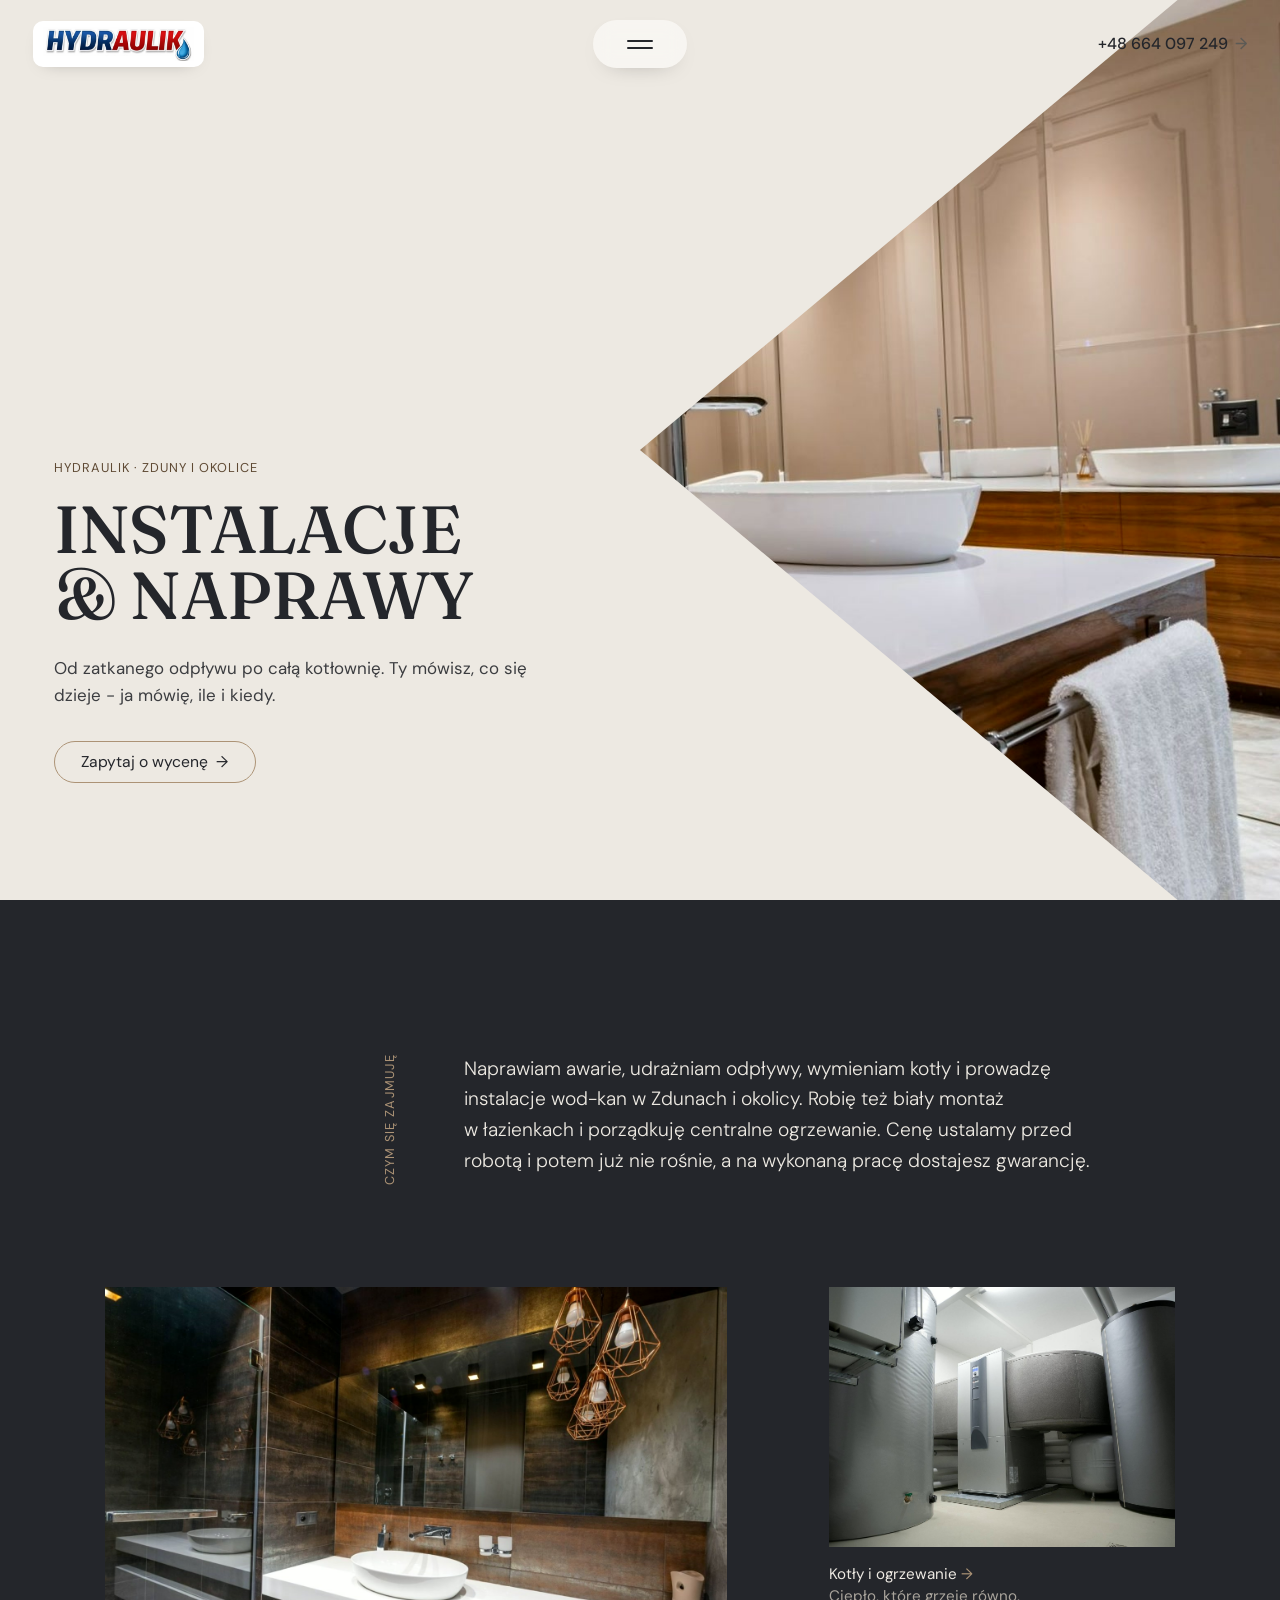
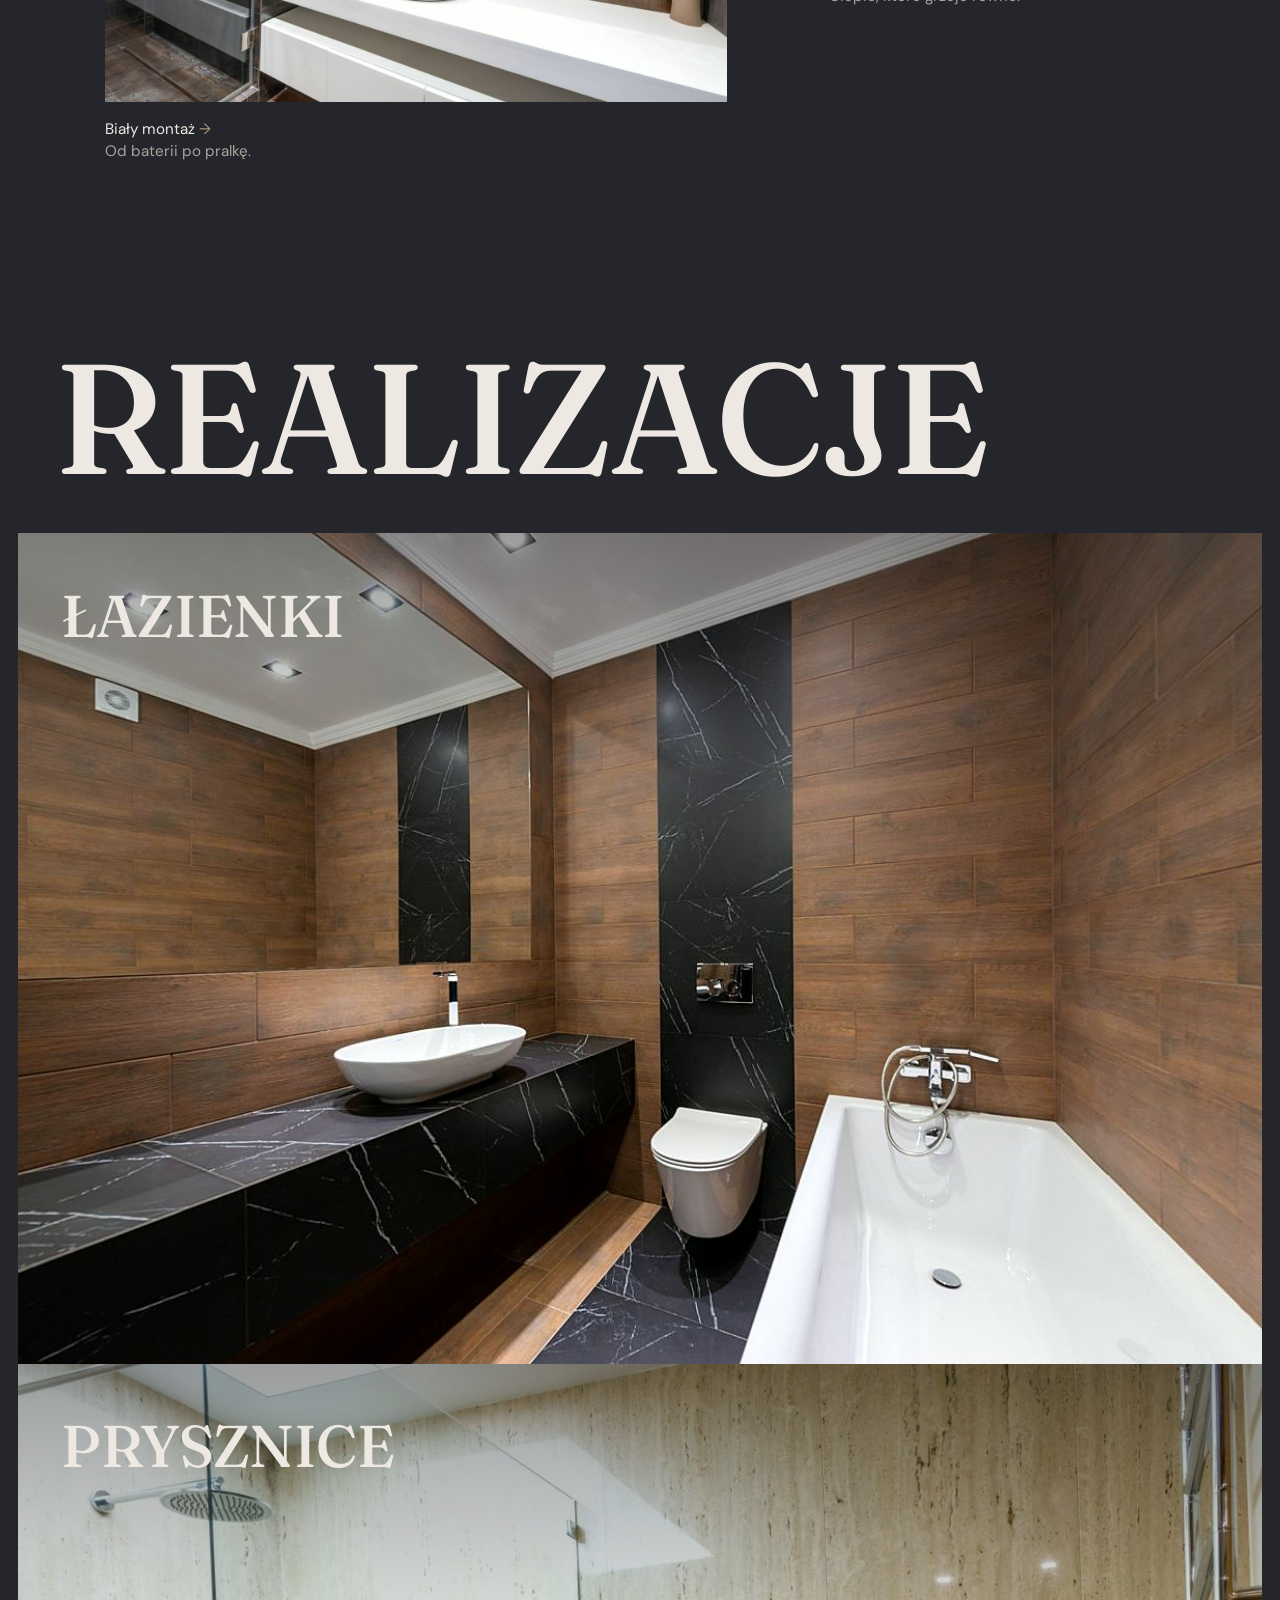
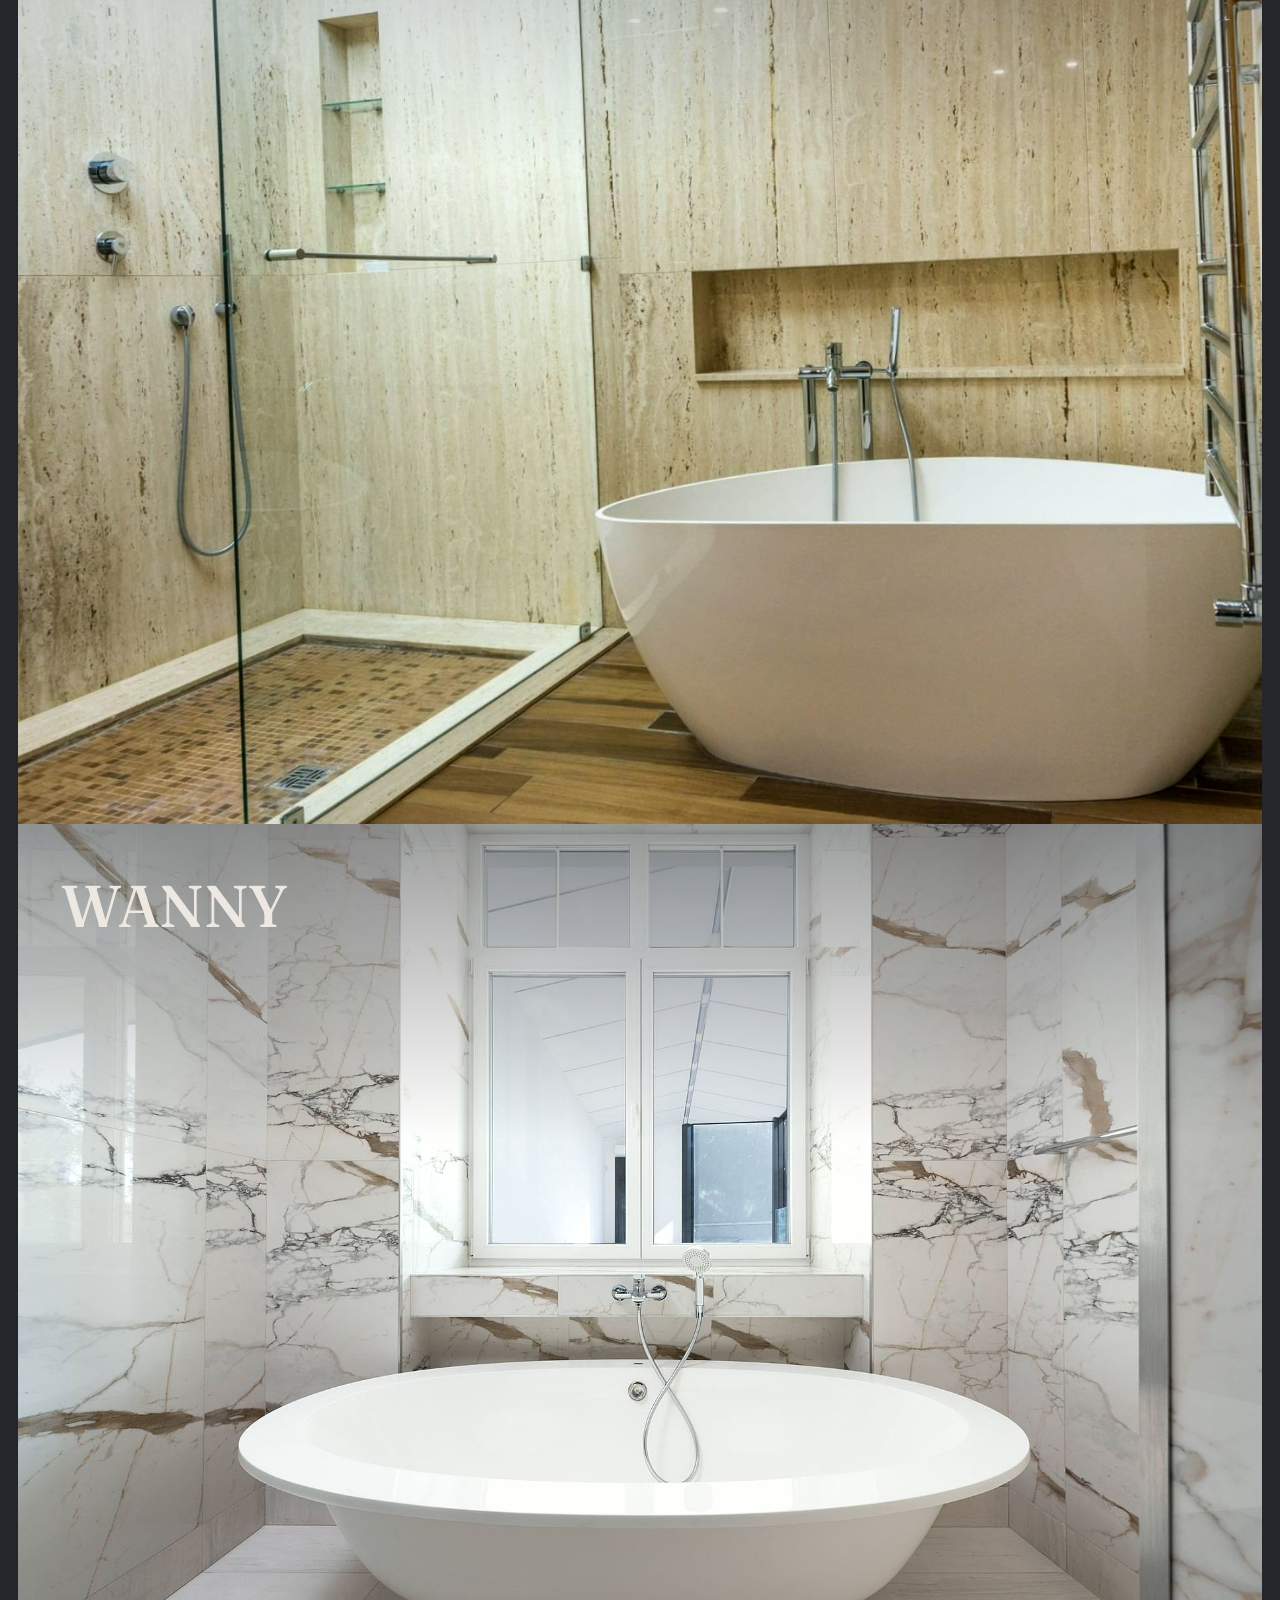
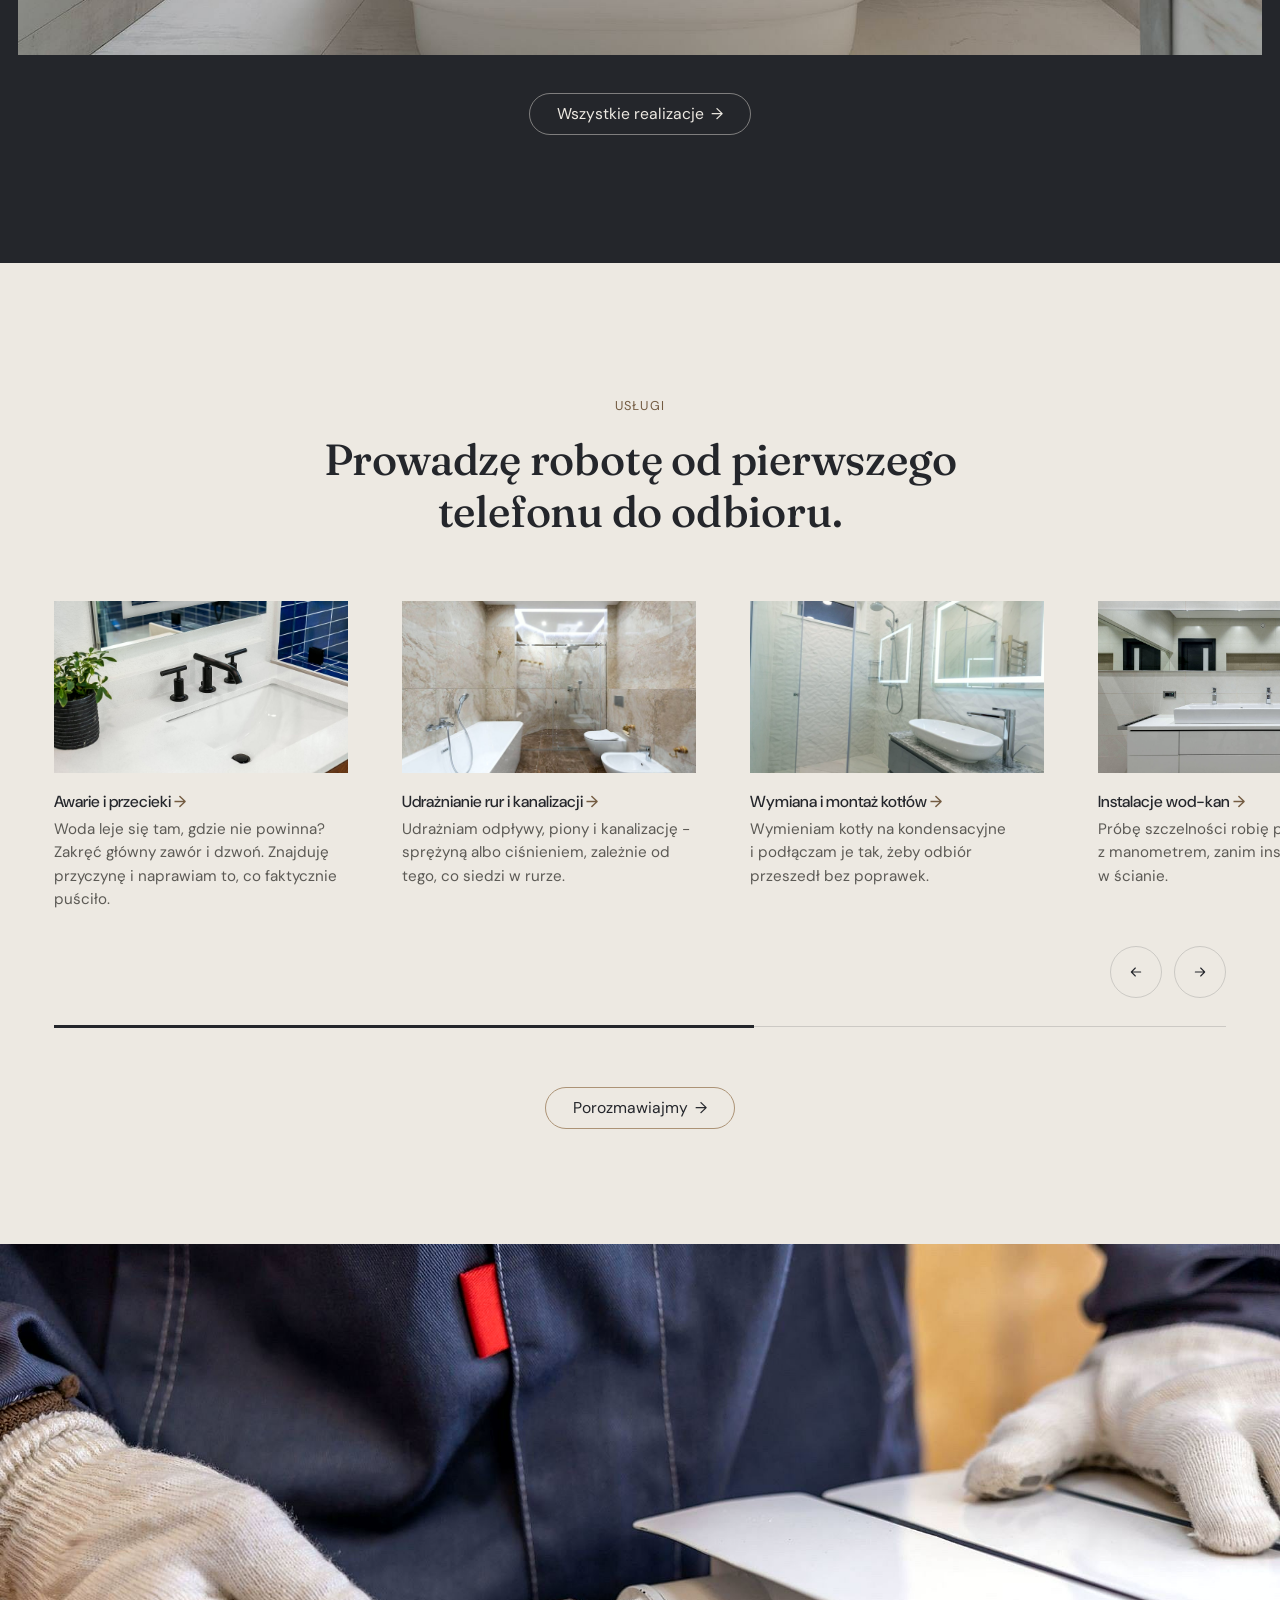
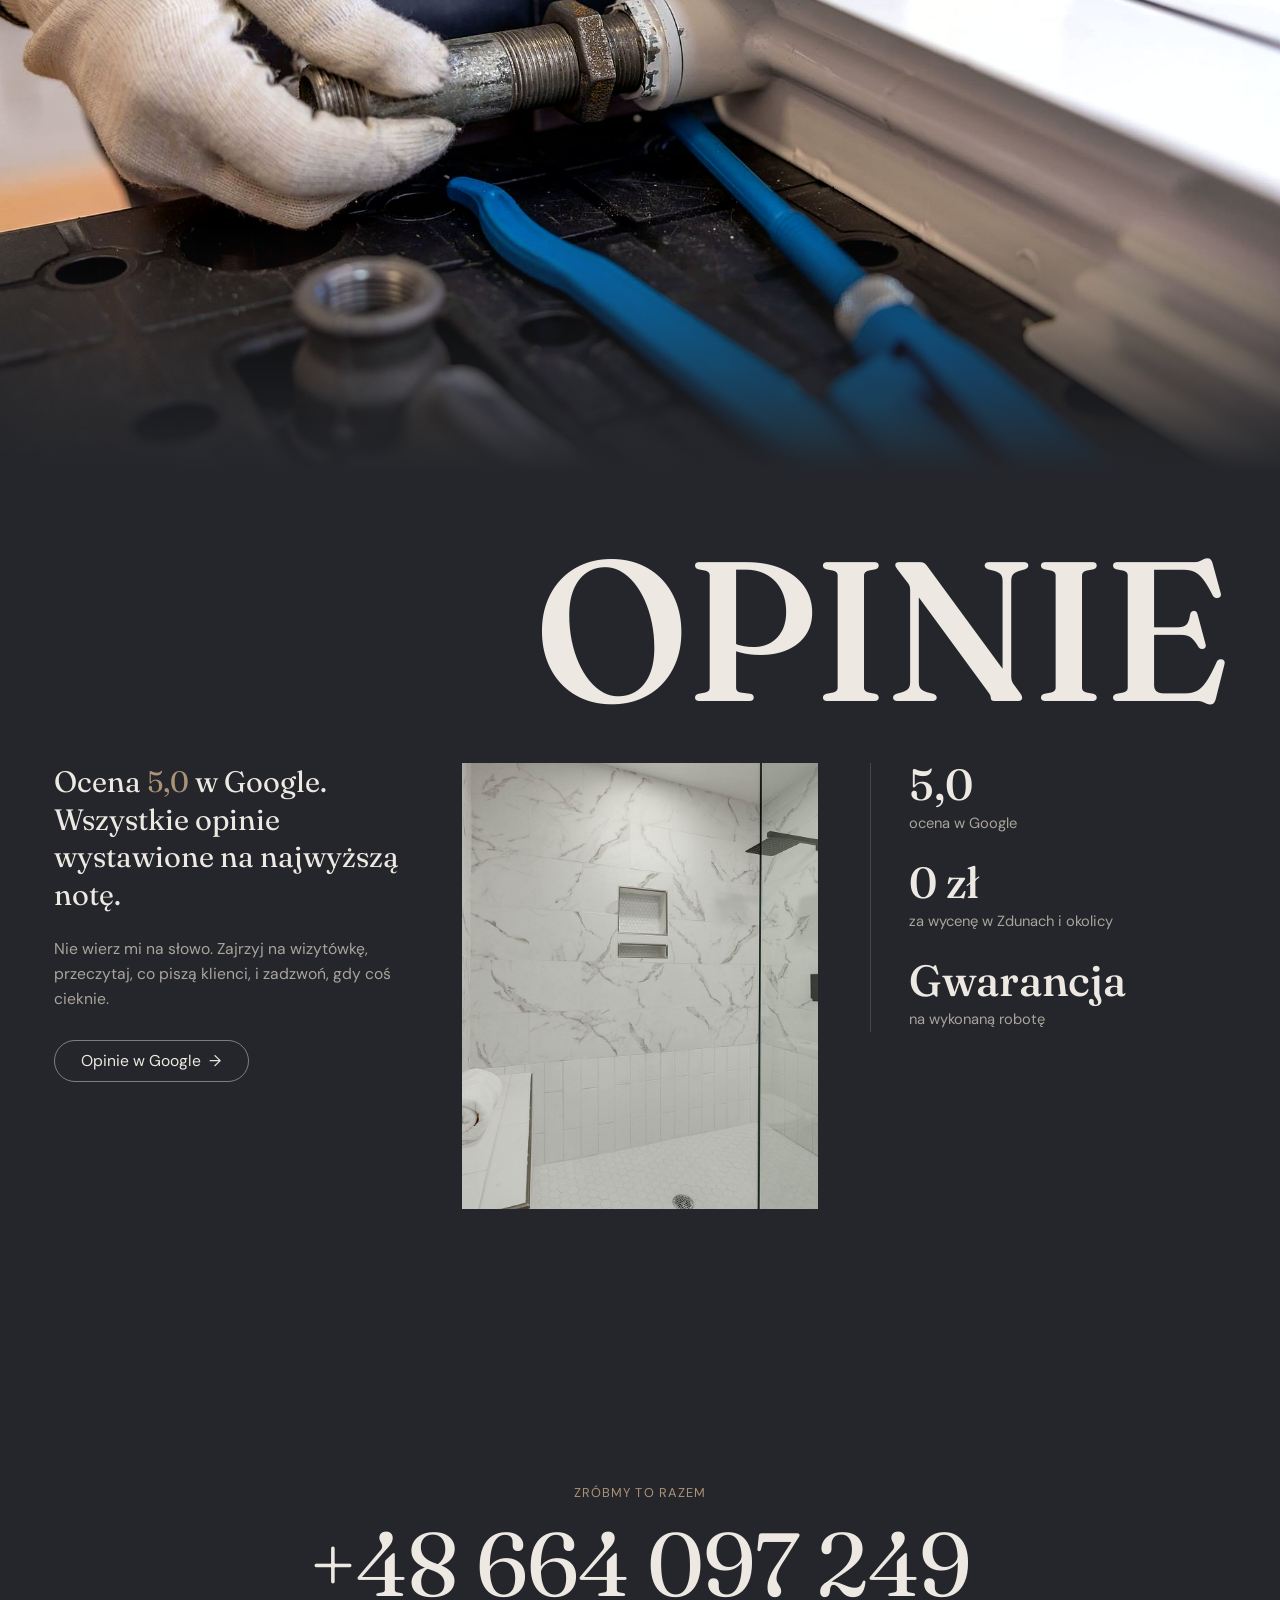
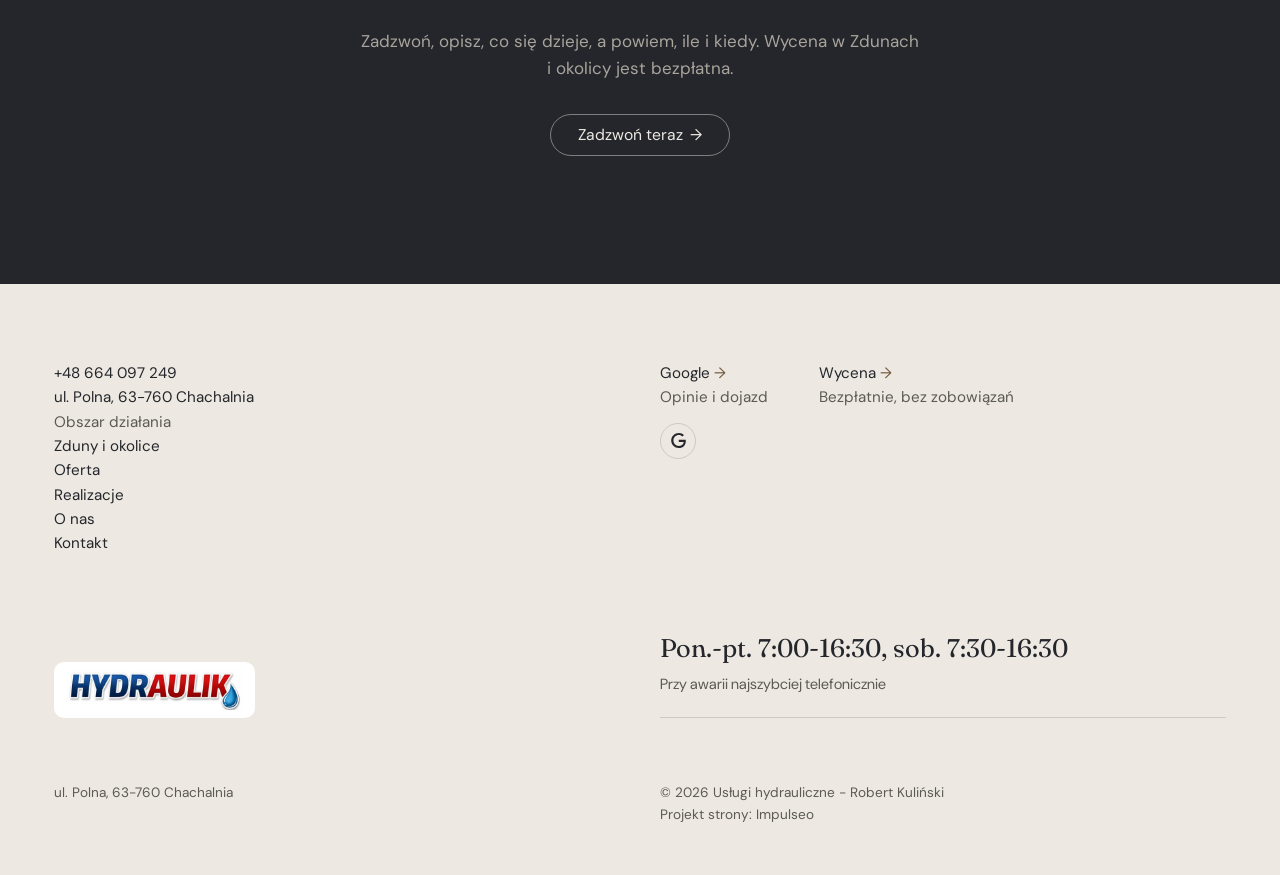
<file: index.html>
<!DOCTYPE html>
<html lang="pl">
<head>
<meta charset="UTF-8">
<meta name="viewport" content="width=device-width, initial-scale=1.0">
<title>Usługi hydrauliczne - Robert Kuliński - hydraulik, awarie i instalacje</title>
<meta name="description" content="Hydraulik w Zdunach z dojazdem. Awarie, udrażnianie, instalacje wod-kan, wymiana kotłów. Cenę znasz przed robotą. Zadzwoń: +48 664 097 249.">
<link rel="canonical" href="https://kris20032.github.io/uslugi-hydrauliczne-robert-kulinski/">
<meta name="robots" content="noindex, nofollow">
<meta property="og:type" content="website">
<meta property="og:locale" content="pl_PL">
<meta property="og:site_name" content="Usługi hydrauliczne - Robert Kuliński">
<meta property="og:title" content="Usługi hydrauliczne - Robert Kuliński - hydraulik, awarie i instalacje">
<meta property="og:description" content="Hydraulik w Zdunach z dojazdem. Awarie, udrażnianie, instalacje wod-kan, wymiana kotłów. Cenę znasz przed robotą. Zadzwoń: +48 664 097 249.">
<meta property="og:url" content="https://kris20032.github.io/uslugi-hydrauliczne-robert-kulinski/">
<meta property="og:image" content="https://kris20032.github.io/uslugi-hydrauliczne-robert-kulinski/img/og.jpg">
<meta property="og:image:width" content="1200">
<meta property="og:image:height" content="630">
<meta name="twitter:card" content="summary_large_image">
<meta name="theme-color" content="#ede9e2">
<script type="application/ld+json">{"@context": "https://schema.org", "@type": "Plumber", "name": "Usługi hydrauliczne - Robert Kuliński", "url": "https://kris20032.github.io/uslugi-hydrauliczne-robert-kulinski/", "telephone": "+48664097249", "image": "https://kris20032.github.io/uslugi-hydrauliczne-robert-kulinski/img/og.jpg", "areaServed": "Zduny", "sameAs": ["https://maps.google.com/?cid=11022516320210158322"]}</script>
<link rel="preconnect" href="https://api.fontshare.com" crossorigin>
<link rel="preconnect" href="https://fonts.googleapis.com">
<link rel="preconnect" href="https://fonts.gstatic.com" crossorigin>
<link href="https://api.fontshare.com/v2/css?f[]=satoshi@300,400,500&display=swap" rel="stylesheet">
<link href="https://fonts.googleapis.com/css2?family=Fraunces:opsz,wght@9..144,400;9..144,500&family=DM+Sans:opsz,wght@9..40,300;9..40,400;9..40,500&display=swap" rel="stylesheet">
<link rel="stylesheet" href="assets/styles.css?v=20261028">
</head>
<body>

<header class="nav">
  <div class="nav-inner">
    <a class="brand brand-has-logo" href="index.html"><img class="brand-logo" src="img/logo.png" alt="Usługi hydrauliczne - Robert Kuliński" width="1040" height="235" decoding="async"></a>
    <button class="menu-btn" type="button" aria-label="Menu" aria-expanded="false" aria-controls="menu"><span></span><span></span></button>
    <a class="nav-phone" href="tel:+48664097249">+48 664 097 249 <span class="arr">→</span></a>
  </div>
</header>
<div class="menu" id="menu" aria-hidden="true">
  <nav class="menu-main" aria-label="Menu główne">
    <a href="index.html" aria-current="page">Strona główna</a>
    <a href="oferta.html">Oferta</a>
    <a href="realizacje.html">Realizacje</a>
    <a href="o-nas.html">O&nbsp;nas</a>
    <a href="kontakt.html">Kontakt</a>
  </nav>
  <div class="menu-side">
    <div>
      <h4>Usługi</h4>
      <a href="oferta.html">Awarie i&nbsp;przecieki</a>
      <a href="oferta.html">Udrażnianie rur i&nbsp;kanalizacji</a>
      <a href="oferta.html">Wymiana i&nbsp;montaż kotłów</a>
      <a href="oferta.html">Instalacje wod-kan</a>
      <a href="oferta.html">Montaż łazienek</a>
      <a href="oferta.html">Centralne ogrzewanie i&nbsp;grzejniki</a>
    </div>
    <div>
      <h4>Kontakt</h4>
      <a href="tel:+48664097249">+48 664 097 249</a>
      <p>ul. Polna, 63-760 Chachalnia</p>
      <p>Pon.-pt. 7:00-16:30, sob. 7:30-16:30</p>
    </div>
  </div>
</div>

<main>
<section class="hero-kw">
  <img class="hk-img" src="img/hero.jpg" fetchpriority="high" alt="Usługi hydrauliczne - Robert Kuliński - łazienka po montażu" width="1716" height="1098" decoding="async">
  <div class="hk-copy">
    <span class="label">Hydraulik · Zduny i&nbsp;okolice</span>
    <h1 class="hk-title">Instalacje &amp; naprawy</h1>
    <p class="hk-lead">Od zatkanego odpływu po całą kotłownię. Ty mówisz, co się dzieje - ja mówię, ile i&nbsp;kiedy.</p>
    <a class="pill" href="kontakt.html">Zapytaj o&nbsp;wycenę <span class="arr">→</span></a>
  </div>
</section>

<section class="what dark">
  <div class="wrap">
    <div class="what-intro reveal">
      <span class="vlabel">Czym się zajmuję</span>
      <p>Naprawiam awarie, udrażniam odpływy, wymieniam kotły i&nbsp;prowadzę instalacje wod-kan w&nbsp;Zdunach i&nbsp;okolicy. Robię też biały montaż w&nbsp;łazienkach i&nbsp;porządkuję centralne ogrzewanie. Cenę ustalamy przed robotą i&nbsp;potem już nie rośnie, a&nbsp;na wykonaną pracę dostajesz gwarancję.</p>
    </div>
    <div class="what-tiles">
      <a class="what-tile reveal" href="oferta.html"><div class="wt-img"><img src="img/g8.jpg" alt="Biały montaż w łazience" width="1548" height="1010" decoding="async"></div><p class="wt-cap">Biały montaż <span class="arr">→</span><span>Od baterii po pralkę.</span></p></a>
      <a class="what-tile reveal" href="oferta.html"><div class="wt-img"><img src="img/g7.jpg" alt="Kotłownia i ogrzewanie" width="1880" height="1253" decoding="async"></div><p class="wt-cap">Kotły i&nbsp;ogrzewanie <span class="arr">→</span><span>Ciepło, które grzeje równo.</span></p></a>
    </div>
  </div>
</section>

<section class="work dark">
  <div class="wrap"><h2 class="mega reveal">Realizacje</h2></div>
  <div class="work-stack">
    <a class="wcard" href="realizacje.html"><img src="img/g3.jpg" alt="Łazienki" width="1200" height="801" loading="lazy" decoding="async"><h3>Łazienki</h3></a>
    <a class="wcard" href="realizacje.html"><img src="img/g10.jpg" alt="Prysznice" width="1434" height="1222" loading="lazy" decoding="async"><h3>Prysznice</h3></a>
    <a class="wcard" href="realizacje.html"><img src="img/g2.jpg" alt="Wanny" width="1880" height="1255" loading="lazy" decoding="async"><h3>Wanny</h3></a>
  </div>
  <div class="work-cta reveal"><a class="pill pill-light" href="realizacje.html">Wszystkie realizacje <span class="arr">→</span></a></div>
</section>

<section class="services">
  <div class="wrap sv-head reveal">
    <span class="label">Usługi</span>
    <h2>Prowadzę robotę od pierwszego telefonu do odbioru.</h2>
  </div>
  <div class="sv-rail-wrap">
    <div class="sv-rail">
      <a class="sv-card" href="oferta.html">
        <div class="sv-img"><img src="img/g12.jpg" alt="Awarie i przecieki" width="1600" height="1066" loading="lazy" decoding="async"></div>
        <h3>Awarie i&nbsp;przecieki <span class="arr">→</span></h3>
        <p>Woda leje się tam, gdzie nie powinna? Zakręć główny zawór i&nbsp;dzwoń. Znajduję przyczynę i&nbsp;naprawiam to, co faktycznie puściło.</p>
      </a>
      <a class="sv-card" href="oferta.html">
        <div class="sv-img"><img src="img/g1.jpg" alt="Udrażnianie rur i kanalizacji" width="1200" height="801" loading="lazy" decoding="async"></div>
        <h3>Udrażnianie rur i&nbsp;kanalizacji <span class="arr">→</span></h3>
        <p>Udrażniam odpływy, piony i&nbsp;kanalizację - sprężyną albo ciśnieniem, zależnie od tego, co siedzi w&nbsp;rurze.</p>
      </a>
      <a class="sv-card" href="oferta.html">
        <div class="sv-img"><img src="img/g6.jpg" alt="Wymiana i montaż kotłów" width="1536" height="1202" loading="lazy" decoding="async"></div>
        <h3>Wymiana i&nbsp;montaż kotłów <span class="arr">→</span></h3>
        <p>Wymieniam kotły na kondensacyjne i&nbsp;podłączam je tak, żeby odbiór przeszedł bez poprawek.</p>
      </a>
      <a class="sv-card" href="oferta.html">
        <div class="sv-img"><img src="img/g4.jpg" alt="Instalacje wod-kan" width="1880" height="1255" loading="lazy" decoding="async"></div>
        <h3>Instalacje wod-kan <span class="arr">→</span></h3>
        <p>Próbę szczelności robię przy Tobie, z&nbsp;manometrem, zanim instalacja zniknie w&nbsp;ścianie.</p>
      </a>
      <a class="sv-card" href="oferta.html">
        <div class="sv-img"><img src="img/g9.jpg" alt="Montaż łazienek" width="1600" height="1068" loading="lazy" decoding="async"></div>
        <h3>Montaż łazienek <span class="arr">→</span></h3>
        <p>Biały montaż od baterii po pralkę. Każde połączenie sprawdzam, zanim zamknę za sobą drzwi.</p>
      </a>
      <a class="sv-card" href="oferta.html">
        <div class="sv-img"><img src="img/g11.jpg" alt="Centralne ogrzewanie i grzejniki" width="1600" height="1066" loading="lazy" decoding="async"></div>
        <h3>Centralne ogrzewanie i&nbsp;grzejniki <span class="arr">→</span></h3>
        <p>Płuczę i&nbsp;odpowietrzam instalacje, wymieniam grzejniki i&nbsp;głowice, żeby grzało równo w&nbsp;całym domu.</p>
      </a>
    </div>
    <div class="sv-ctrl"><button class="circ" type="button" data-sv="prev" aria-label="Poprzednia usługa"><svg viewBox="0 0 24 24" fill="none" aria-hidden="true"><path d="M19 12H5M11 6l-6 6 6 6" stroke="currentColor" stroke-width="1.6" stroke-linecap="round" stroke-linejoin="round"/></svg></button><button class="circ" type="button" data-sv="next" aria-label="Następna usługa"><svg viewBox="0 0 24 24" fill="none" aria-hidden="true"><path d="M5 12h14M13 6l6 6-6 6" stroke="currentColor" stroke-width="1.6" stroke-linecap="round" stroke-linejoin="round"/></svg></button></div>
    <div class="sv-bar" aria-hidden="true"><i></i></div>
  </div>
  <div class="sv-cta reveal"><a class="pill" href="kontakt.html">Porozmawiajmy <span class="arr">→</span></a></div>
</section>

<section class="stopklatka" aria-hidden="true">
  <div class="stk-bg" style="background-image:url(img/about.jpg)"></div>
</section>

<section class="kudos dark">
  <div class="wrap">
    <h2 class="mega reveal">Opinie</h2>
    <div class="kd-row">
      <div class="reveal">
        <p class="kd-quote">Ocena <em>5,0</em> w&nbsp;Google. Wszystkie opinie wystawione na najwyższą notę.</p>
        <p class="kd-sub">Nie wierz mi na słowo. Zajrzyj na wizytówkę, przeczytaj, co piszą klienci, i&nbsp;zadzwoń, gdy coś cieknie.</p>
        <div class="kd-link"><a class="pill pill-light" href="https://maps.google.com/?cid=11022516320210158322" target="_blank" rel="noopener">Opinie w&nbsp;Google <span class="arr">→</span></a></div>
      </div>
      <div class="kd-img reveal"><img src="img/g5.jpg" alt="Prysznic po montażu" width="1880" height="1254" loading="lazy" decoding="async"></div>
      <div class="kd-facts reveal">
        <div><b>5,0</b><span>ocena w&nbsp;Google</span></div>
        <div><b>0 zł</b><span>za wycenę w&nbsp;Zdunach i&nbsp;okolicy</span></div>
        <div><b>Gwarancja</b><span>na wykonaną robotę</span></div>
      </div>
    </div>
  </div>
</section>

<section class="cta dark">
  <div class="wrap reveal">
    <span class="label">Zróbmy to razem</span><br>
    <a class="cta-big" href="tel:+48664097249">+48 664 097 249</a>
    <p>Zadzwoń, opisz, co się dzieje, a&nbsp;powiem, ile i&nbsp;kiedy. Wycena w&nbsp;Zdunach i&nbsp;okolicy jest bezpłatna.</p>
    <a class="pill pill-light" href="tel:+48664097249">Zadzwoń teraz <span class="arr">→</span></a>
  </div>
</section>
</main>

<footer>
  <div class="wrap">
    <div class="ft-top">
      <div class="ft-list">
        <a href="tel:+48664097249">+48 664 097 249</a>
        <p>ul. Polna, 63-760 Chachalnia</p>
        <p class="sub">Obszar działania</p>
        <p>Zduny i&nbsp;okolice</p>
        <a href="oferta.html">Oferta</a>
        <a href="realizacje.html">Realizacje</a>
        <a href="o-nas.html">O&nbsp;nas</a>
        <a href="kontakt.html">Kontakt</a>
      </div>
      <div class="ft-cols">
        <div><a href="https://maps.google.com/?cid=11022516320210158322" target="_blank" rel="noopener">Google <span class="arr">→</span></a><span>Opinie i&nbsp;dojazd</span>
          <div class="foot-soc"><a class="soc" href="https://maps.google.com/?cid=11022516320210158322" target="_blank" rel="noopener" aria-label="Google - Usługi hydrauliczne - Robert Kuliński"><svg viewBox="0 0 24 24" aria-hidden="true" focusable="false"><path d="M12.48 10.92v3.28h7.84c-.24 1.84-.853 3.187-1.787 4.133-1.147 1.147-2.933 2.4-6.053 2.4-4.827 0-8.6-3.893-8.6-8.72s3.773-8.72 8.6-8.72c2.6 0 4.507 1.027 5.907 2.347l2.307-2.307C18.747 1.44 16.133 0 12.48 0 5.867 0 .307 5.387.307 12s5.56 12 12.173 12c3.573 0 6.267-1.173 8.373-3.36 2.16-2.16 2.84-5.213 2.84-7.667 0-.76-.053-1.467-.173-2.053H12.48z" fill="currentColor"/></svg></a></div></div>
        <div><a href="kontakt.html">Wycena <span class="arr">→</span></a><span>Bezpłatnie, bez zobowiązań</span></div>
      </div>
    </div>
    <div class="ft-mid">
      <div><a class="brand" href="index.html"><img class="brand-logo" src="img/logo.png" alt="Usługi hydrauliczne - Robert Kuliński" width="1040" height="235" loading="lazy" decoding="async"></a></div>
      <div class="ft-hours">Pon.-pt. 7:00-16:30, sob. 7:30-16:30<small>Przy awarii najszybciej telefonicznie</small></div>
    </div>
    <div class="ft-bot">
      <span>ul. Polna, 63-760 Chachalnia</span>
      <span>© 2026 Usługi hydrauliczne - Robert Kuliński<br>Projekt strony: <a class="foot-credit" href="https://impulseo.pl" target="_blank" rel="noopener">Impulseo</a></span>
    </div>
  </div>
</footer>
<div class="sticky-call"><a class="sc-call" href="tel:+48664097249"><svg class="ico-tel" width="16" height="16" viewBox="0 0 24 24" fill="none" aria-hidden="true"><path d="M6.6 10.8a15.5 15.5 0 0 0 6.6 6.6l2.2-2.2a1 1 0 0 1 1-.24 11.4 11.4 0 0 0 3.6.58 1 1 0 0 1 1 1V20a1 1 0 0 1-1 1A17 17 0 0 1 3 4a1 1 0 0 1 1-1h3.5a1 1 0 0 1 1 1c0 1.25.2 2.46.58 3.6a1 1 0 0 1-.25 1l-2.23 2.2Z" fill="currentColor"/></svg> Zadzwoń</a><a class="sc-quote" href="kontakt.html">Umów termin</a></div>
<div class="demo-wazne" data-do="2026-11-03" data-cykl="3" hidden><svg class="dw-ico" width="13" height="13" viewBox="0 0 24 24" fill="none" aria-hidden="true"><circle cx="12" cy="12" r="8.6" stroke="currentColor" stroke-width="1.8"/><path d="M12 7.2V12l3.3 2" stroke="currentColor" stroke-width="1.8" stroke-linecap="round"/></svg><span class="dw-txt"></span></div>

<script src="assets/main.js?v=20261028"></script>
</body>
</html>
</file>
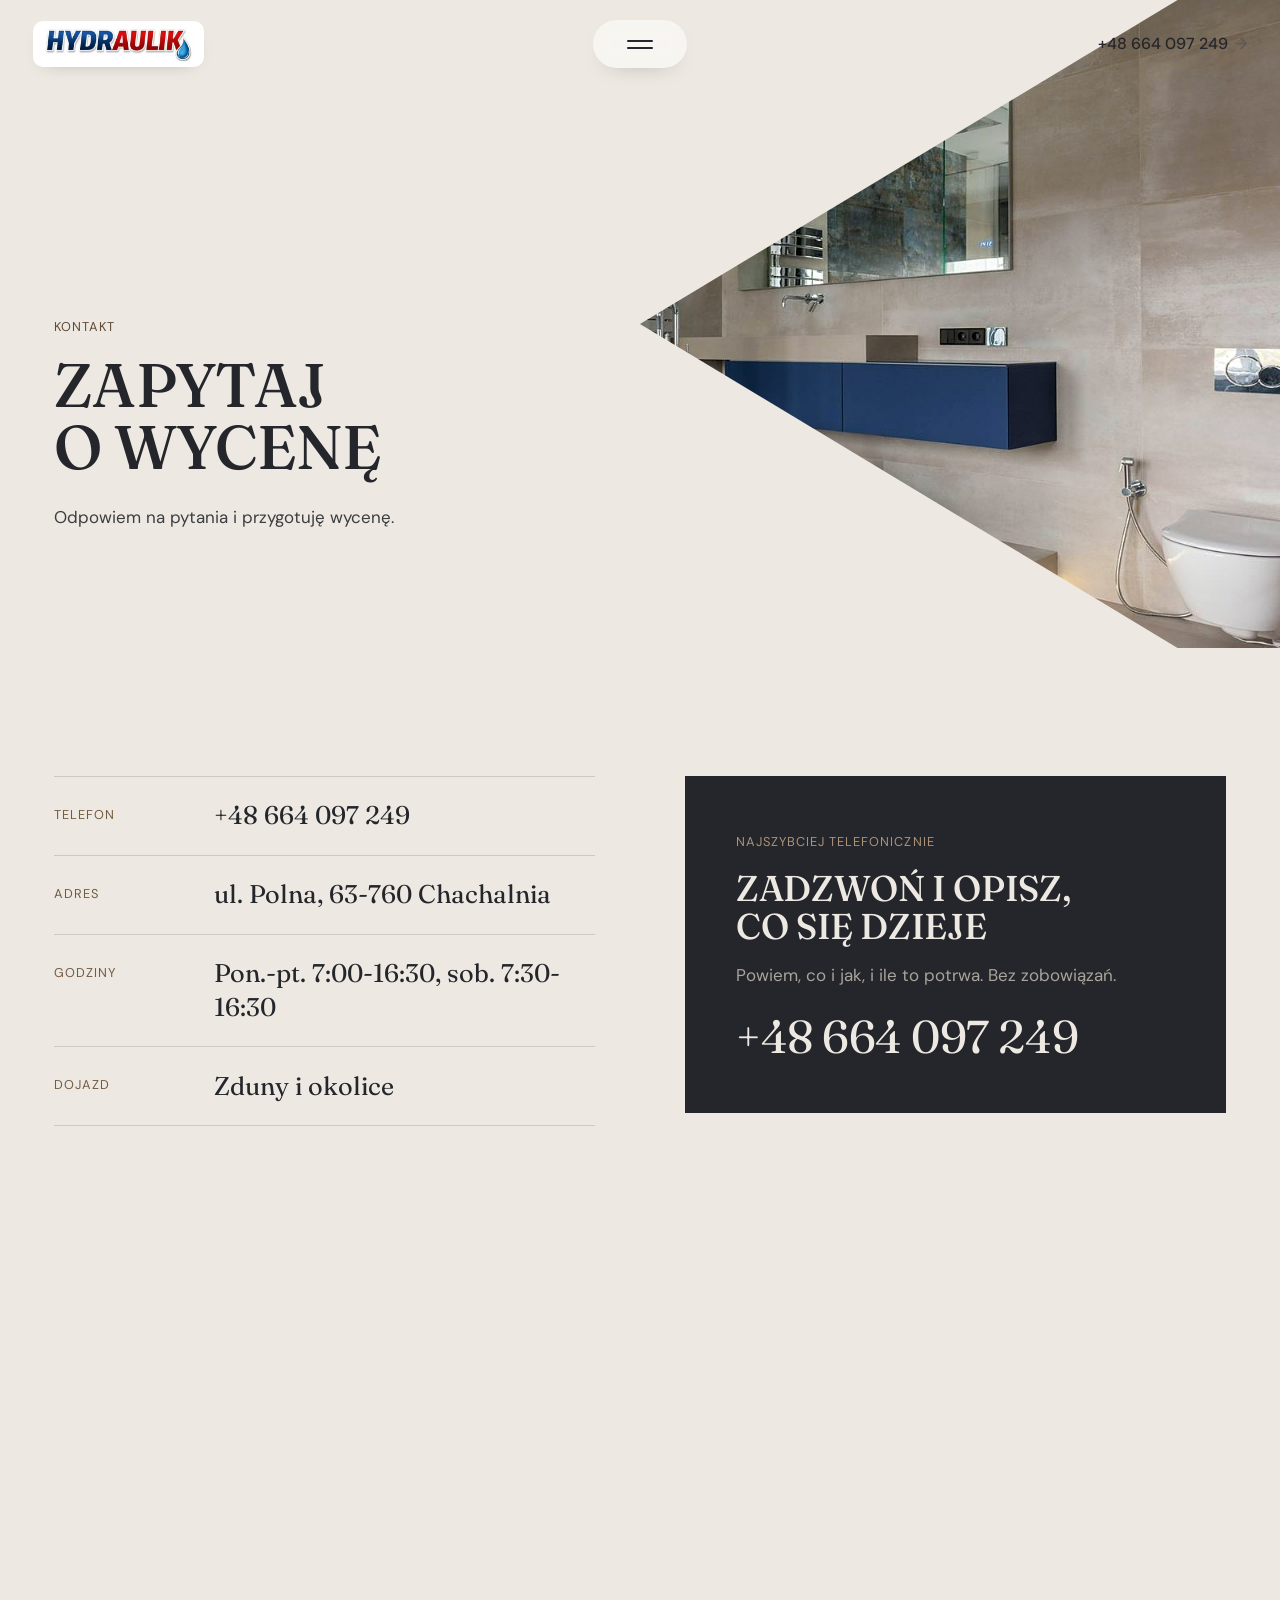
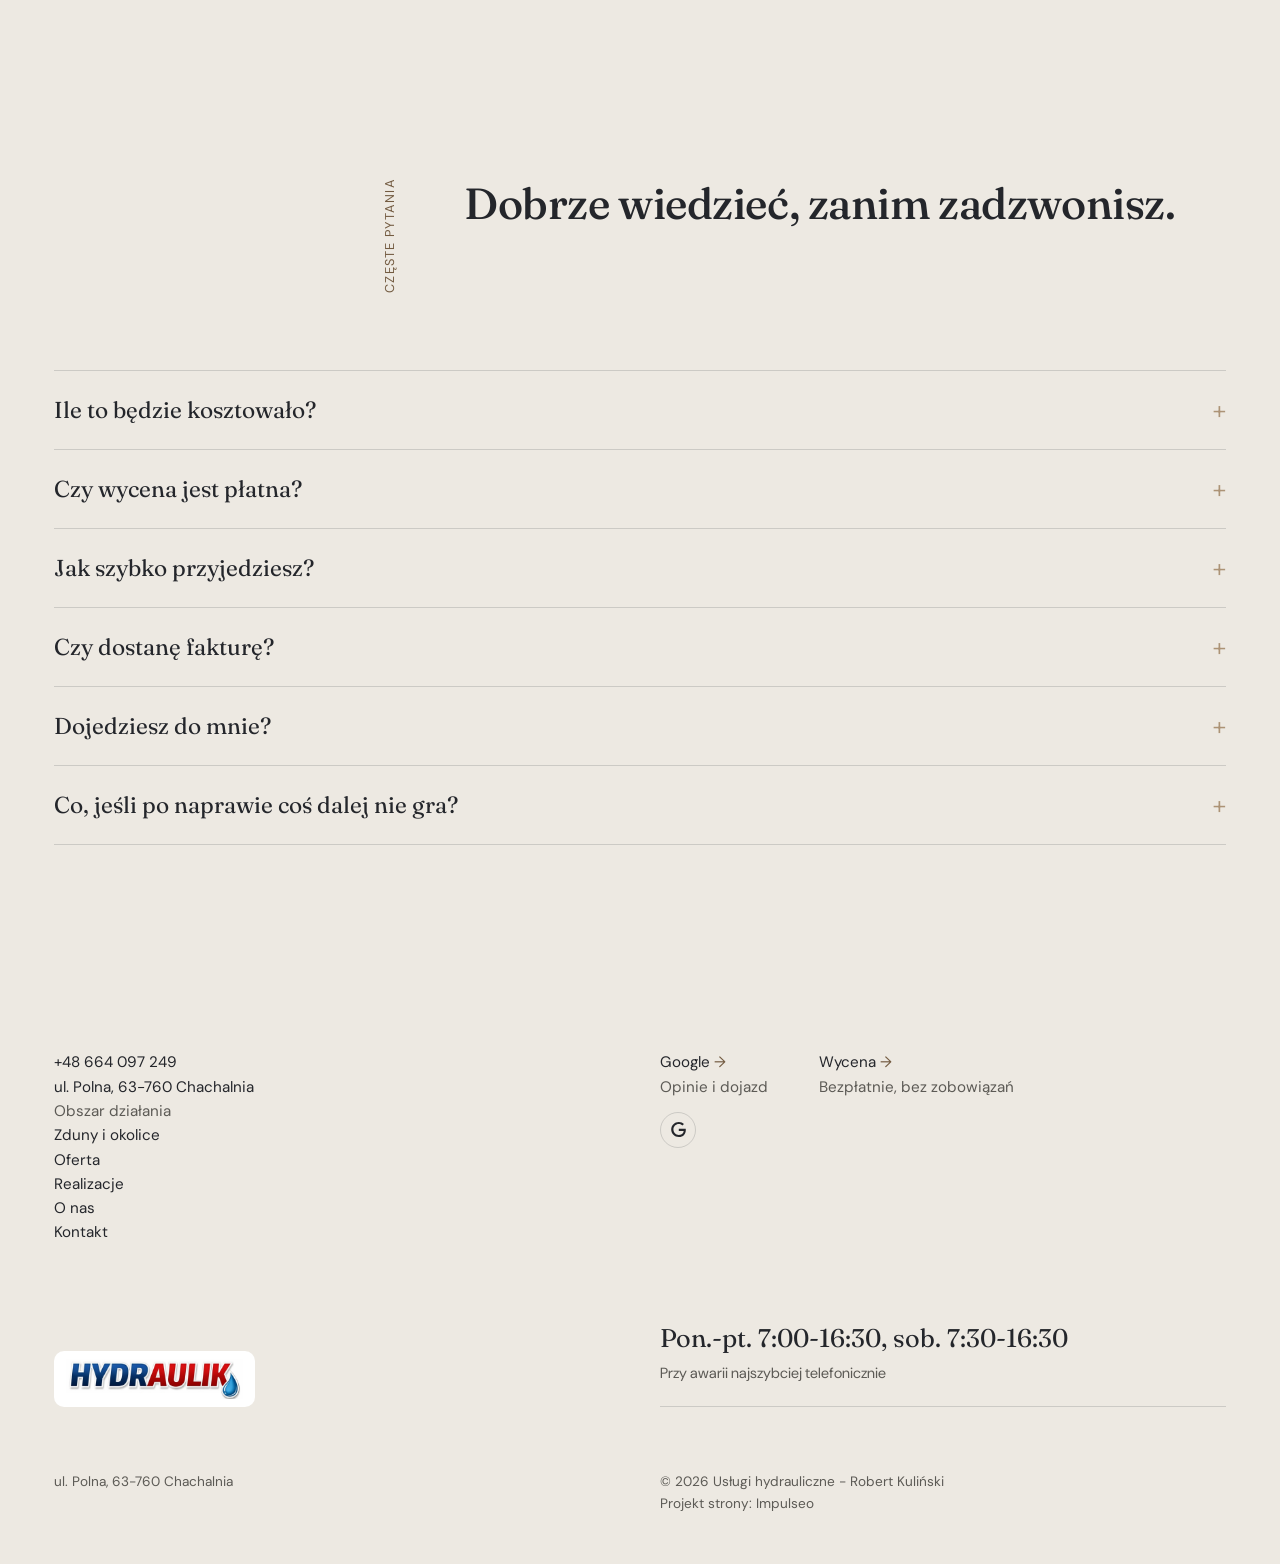
<file: kontakt.html>
<!DOCTYPE html>
<html lang="pl">
<head>
<meta charset="UTF-8">
<meta name="viewport" content="width=device-width, initial-scale=1.0">
<title>Kontakt - Usługi hydrauliczne - Robert Kuliński</title>
<meta name="description" content="Kontakt Usługi hydrauliczne - Robert Kuliński - ul. Polna, 63-760 Chachalnia">
<link rel="canonical" href="https://kris20032.github.io/uslugi-hydrauliczne-robert-kulinski/kontakt.html">
<meta name="robots" content="noindex, nofollow">
<meta property="og:type" content="website">
<meta property="og:locale" content="pl_PL">
<meta property="og:site_name" content="Usługi hydrauliczne - Robert Kuliński">
<meta property="og:title" content="Kontakt - Usługi hydrauliczne - Robert Kuliński">
<meta property="og:description" content="Kontakt Usługi hydrauliczne - Robert Kuliński - ul. Polna, 63-760 Chachalnia">
<meta property="og:url" content="https://kris20032.github.io/uslugi-hydrauliczne-robert-kulinski/kontakt.html">
<meta property="og:image" content="https://kris20032.github.io/uslugi-hydrauliczne-robert-kulinski/img/og.jpg">
<meta property="og:image:width" content="1200">
<meta property="og:image:height" content="630">
<meta name="twitter:card" content="summary_large_image">
<meta name="theme-color" content="#ede9e2">
<link rel="preconnect" href="https://api.fontshare.com" crossorigin>
<link rel="preconnect" href="https://fonts.googleapis.com">
<link rel="preconnect" href="https://fonts.gstatic.com" crossorigin>
<link href="https://api.fontshare.com/v2/css?f[]=satoshi@300,400,500&display=swap" rel="stylesheet">
<link href="https://fonts.googleapis.com/css2?family=Fraunces:opsz,wght@9..144,400;9..144,500&family=DM+Sans:opsz,wght@9..40,300;9..40,400;9..40,500&display=swap" rel="stylesheet">
<link rel="stylesheet" href="assets/styles.css?v=20261028">
</head>
<body>

<header class="nav">
  <div class="nav-inner">
    <a class="brand brand-has-logo" href="index.html"><img class="brand-logo" src="img/logo.png" alt="Usługi hydrauliczne - Robert Kuliński" width="1040" height="235" decoding="async"></a>
    <button class="menu-btn" type="button" aria-label="Menu" aria-expanded="false" aria-controls="menu"><span></span><span></span></button>
    <a class="nav-phone" href="tel:+48664097249">+48 664 097 249 <span class="arr">→</span></a>
  </div>
</header>
<div class="menu" id="menu" aria-hidden="true">
  <nav class="menu-main" aria-label="Menu główne">
    <a href="index.html">Strona główna</a>
    <a href="oferta.html">Oferta</a>
    <a href="realizacje.html">Realizacje</a>
    <a href="o-nas.html">O&nbsp;nas</a>
    <a href="kontakt.html" aria-current="page">Kontakt</a>
  </nav>
  <div class="menu-side">
    <div>
      <h4>Usługi</h4>
      <a href="oferta.html">Awarie i&nbsp;przecieki</a>
      <a href="oferta.html">Udrażnianie rur i&nbsp;kanalizacji</a>
      <a href="oferta.html">Wymiana i&nbsp;montaż kotłów</a>
      <a href="oferta.html">Instalacje wod-kan</a>
      <a href="oferta.html">Montaż łazienek</a>
      <a href="oferta.html">Centralne ogrzewanie i&nbsp;grzejniki</a>
    </div>
    <div>
      <h4>Kontakt</h4>
      <a href="tel:+48664097249">+48 664 097 249</a>
      <p>ul. Polna, 63-760 Chachalnia</p>
      <p>Pon.-pt. 7:00-16:30, sob. 7:30-16:30</p>
    </div>
  </div>
</div>

<main>
<section class="hero-kw is-sub">
  <img class="hk-img" src="img/g9.jpg" alt="Usługi hydrauliczne - Robert Kuliński - Zapytaj o wycenę" width="1600" height="1068" fetchpriority="high" decoding="async">
  <div class="hk-copy">
    <span class="label">Kontakt</span>
    <h1 class="hk-title">Zapytaj o&nbsp;wycenę</h1>
    <p class="hk-lead">Odpowiem na pytania i&nbsp;przygotuję wycenę.</p>
  </div>
</section>

<section class="section">
  <div class="wrap contact-grid">
    <div class="reveal">
      <div class="info-list">
        <div class="info-row"><div class="lbl">Telefon</div><a class="val" href="tel:+48664097249">+48 664 097 249</a></div>
        <div class="info-row"><div class="lbl">Adres</div><div class="val">ul. Polna, 63-760 Chachalnia</div></div>
        <div class="info-row"><div class="lbl">Godziny</div><div class="val">Pon.-pt. 7:00-16:30, sob. 7:30-16:30</div></div>
        <div class="info-row"><div class="lbl">Dojazd</div><div class="val">Zduny i&nbsp;okolice</div></div>
      </div>
    </div>
    <div class="contact-call reveal">
      <span class="label">Najszybciej telefonicznie</span>
      <h3>Zadzwoń i&nbsp;opisz, co się dzieje</h3>
      <p>Powiem, co i&nbsp;jak, i&nbsp;ile to potrwa. Bez zobowiązań.</p>
      <a class="cta-big" href="tel:+48664097249">+48 664 097 249</a>
    </div>
  </div>
</section>

<section style="padding:0">
  <iframe class="map" title="Usługi hydrauliczne - Robert Kuliński - Zduny" src="https://maps.google.com/maps?q=51.6437361%2C17.4282209&amp;z=13&amp;output=embed" loading="lazy" referrerpolicy="no-referrer-when-downgrade"></iframe>
</section>

<section class="section">
  <div class="wrap">
    <div class="sec-head reveal">
      <span class="vlabel">Częste pytania</span>
      <h2>Dobrze wiedzieć, zanim zadzwonisz.</h2>
    </div>
    <div class="faq-list reveal">
      <details class="faq-item"><summary>Ile to będzie kosztowało?</summary><p>Zależy, co się dzieje - dlatego wypytuję przez telefon i od razu podaję widełki. Ostateczną cenę znasz przed robotą, nie po niej.</p></details>
      <details class="faq-item"><summary>Czy wycena jest płatna?</summary><p>Nie. Przyjazd i wycena w Zdunach i najbliższej okolicy są bezpłatne i do niczego nie zobowiązują.</p></details>
      <details class="faq-item"><summary>Jak szybko przyjedziesz?</summary><p>Przy zalaniu liczy się każda godzina, więc przy awarii przestawiam grafik. Prace planowane umawiamy z kilkudniowym wyprzedzeniem.</p></details>
      <details class="faq-item"><summary>Czy dostanę fakturę?</summary><p>Tak, na firmę albo na osobę prywatną. Dokument dostajesz od razu, a nie „wyślę później”.</p></details>
      <details class="faq-item"><summary>Dojedziesz do mnie?</summary><p>Granicę wyznacza kalendarz, nie mapa. Przy większej robocie dojeżdżam dalej - zapytaj.</p></details>
      <details class="faq-item"><summary>Co, jeśli po naprawie coś dalej nie gra?</summary><p>Wracam i sprawdzam. Moja wina - poprawiam za darmo; wyszło coś nowego - mówię wprost, co i za ile.</p></details>
    </div>
  </div>
</section>
</main>

<footer>
  <div class="wrap">
    <div class="ft-top">
      <div class="ft-list">
        <a href="tel:+48664097249">+48 664 097 249</a>
        <p>ul. Polna, 63-760 Chachalnia</p>
        <p class="sub">Obszar działania</p>
        <p>Zduny i&nbsp;okolice</p>
        <a href="oferta.html">Oferta</a>
        <a href="realizacje.html">Realizacje</a>
        <a href="o-nas.html">O&nbsp;nas</a>
        <a href="kontakt.html">Kontakt</a>
      </div>
      <div class="ft-cols">
        <div><a href="https://maps.google.com/?cid=11022516320210158322" target="_blank" rel="noopener">Google <span class="arr">→</span></a><span>Opinie i&nbsp;dojazd</span>
          <div class="foot-soc"><a class="soc" href="https://maps.google.com/?cid=11022516320210158322" target="_blank" rel="noopener" aria-label="Google - Usługi hydrauliczne - Robert Kuliński"><svg viewBox="0 0 24 24" aria-hidden="true" focusable="false"><path d="M12.48 10.92v3.28h7.84c-.24 1.84-.853 3.187-1.787 4.133-1.147 1.147-2.933 2.4-6.053 2.4-4.827 0-8.6-3.893-8.6-8.72s3.773-8.72 8.6-8.72c2.6 0 4.507 1.027 5.907 2.347l2.307-2.307C18.747 1.44 16.133 0 12.48 0 5.867 0 .307 5.387.307 12s5.56 12 12.173 12c3.573 0 6.267-1.173 8.373-3.36 2.16-2.16 2.84-5.213 2.84-7.667 0-.76-.053-1.467-.173-2.053H12.48z" fill="currentColor"/></svg></a></div></div>
        <div><a href="kontakt.html">Wycena <span class="arr">→</span></a><span>Bezpłatnie, bez zobowiązań</span></div>
      </div>
    </div>
    <div class="ft-mid">
      <div><a class="brand" href="index.html"><img class="brand-logo" src="img/logo.png" alt="Usługi hydrauliczne - Robert Kuliński" width="1040" height="235" loading="lazy" decoding="async"></a></div>
      <div class="ft-hours">Pon.-pt. 7:00-16:30, sob. 7:30-16:30<small>Przy awarii najszybciej telefonicznie</small></div>
    </div>
    <div class="ft-bot">
      <span>ul. Polna, 63-760 Chachalnia</span>
      <span>© 2026 Usługi hydrauliczne - Robert Kuliński<br>Projekt strony: <a class="foot-credit" href="https://impulseo.pl" target="_blank" rel="noopener">Impulseo</a></span>
    </div>
  </div>
</footer>
<div class="sticky-call"><a class="sc-call" href="tel:+48664097249"><svg class="ico-tel" width="16" height="16" viewBox="0 0 24 24" fill="none" aria-hidden="true"><path d="M6.6 10.8a15.5 15.5 0 0 0 6.6 6.6l2.2-2.2a1 1 0 0 1 1-.24 11.4 11.4 0 0 0 3.6.58 1 1 0 0 1 1 1V20a1 1 0 0 1-1 1A17 17 0 0 1 3 4a1 1 0 0 1 1-1h3.5a1 1 0 0 1 1 1c0 1.25.2 2.46.58 3.6a1 1 0 0 1-.25 1l-2.23 2.2Z" fill="currentColor"/></svg> Zadzwoń</a><a class="sc-quote" href="kontakt.html">Umów termin</a></div>
<div class="demo-wazne" data-do="2026-11-03" data-cykl="3" hidden><svg class="dw-ico" width="13" height="13" viewBox="0 0 24 24" fill="none" aria-hidden="true"><circle cx="12" cy="12" r="8.6" stroke="currentColor" stroke-width="1.8"/><path d="M12 7.2V12l3.3 2" stroke="currentColor" stroke-width="1.8" stroke-linecap="round"/></svg><span class="dw-txt"></span></div>

<script src="assets/main.js?v=20261028"></script>
</body>
</html>
</file>
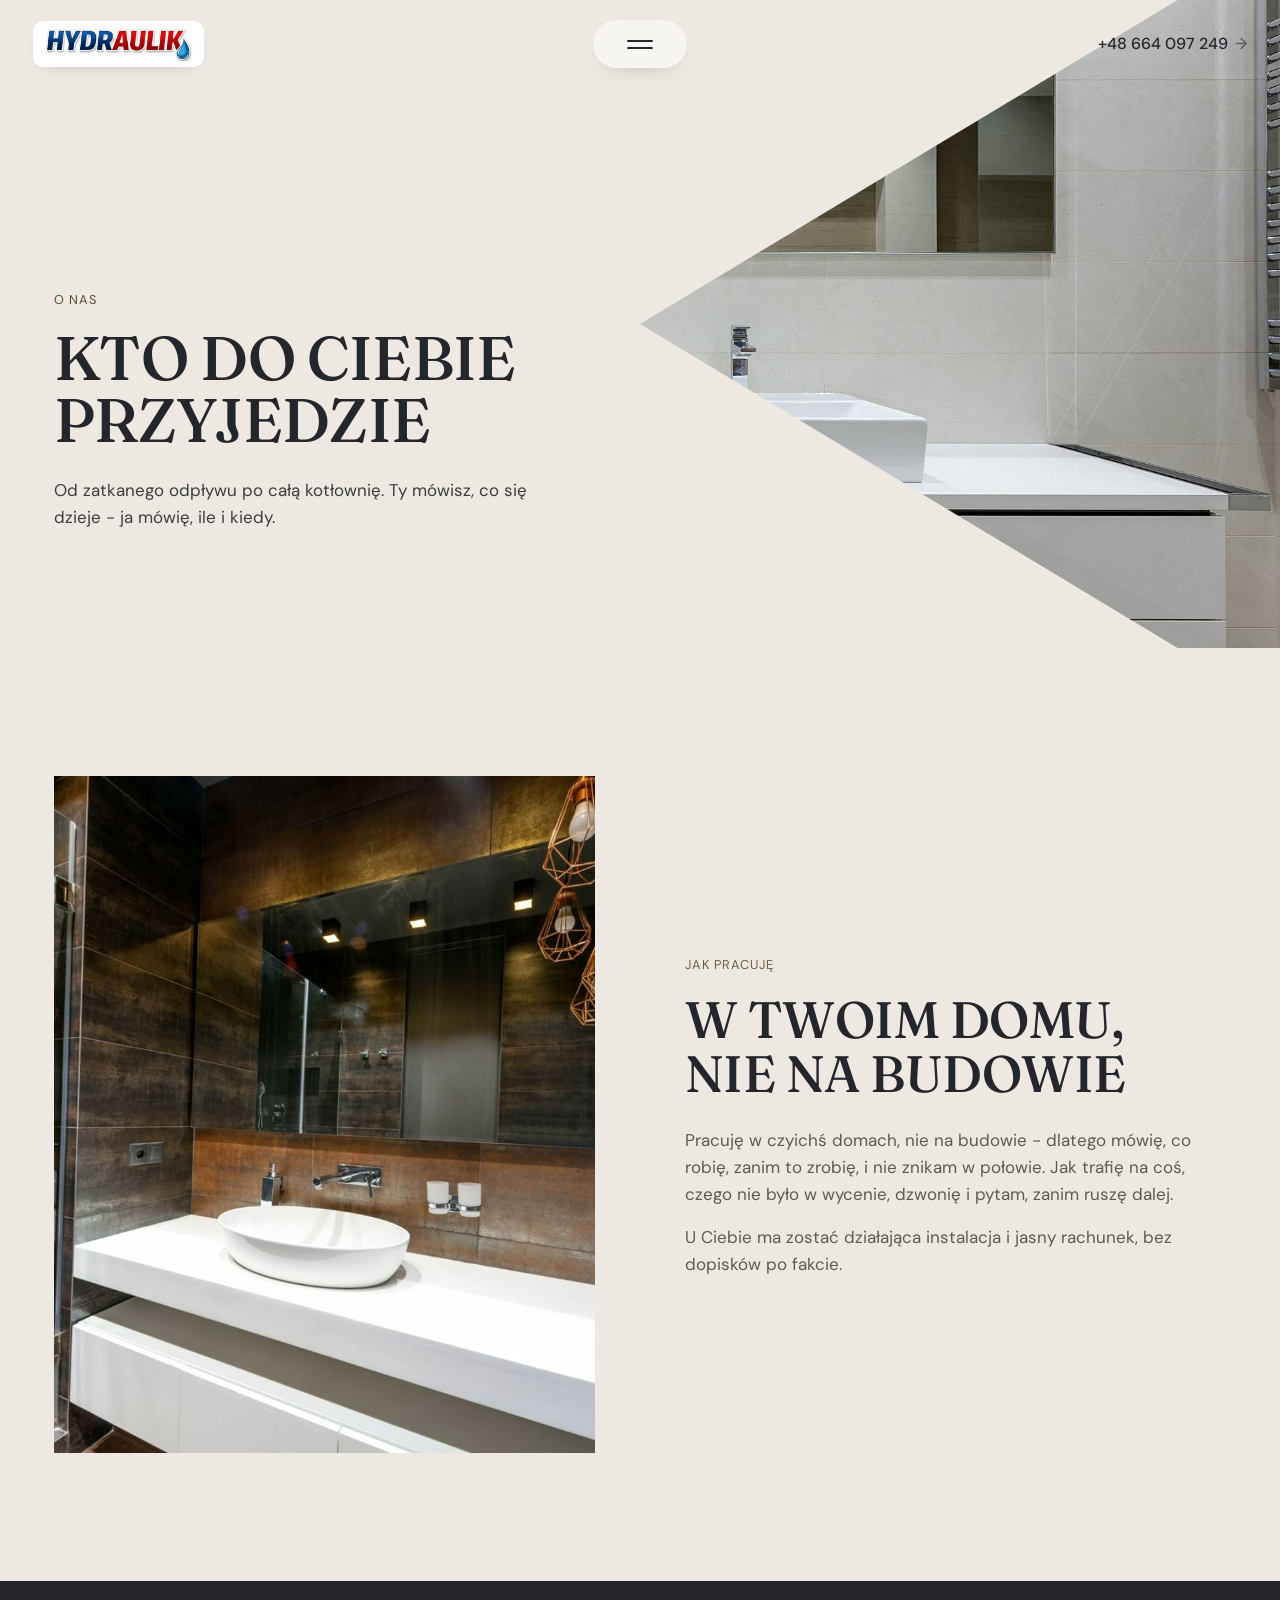
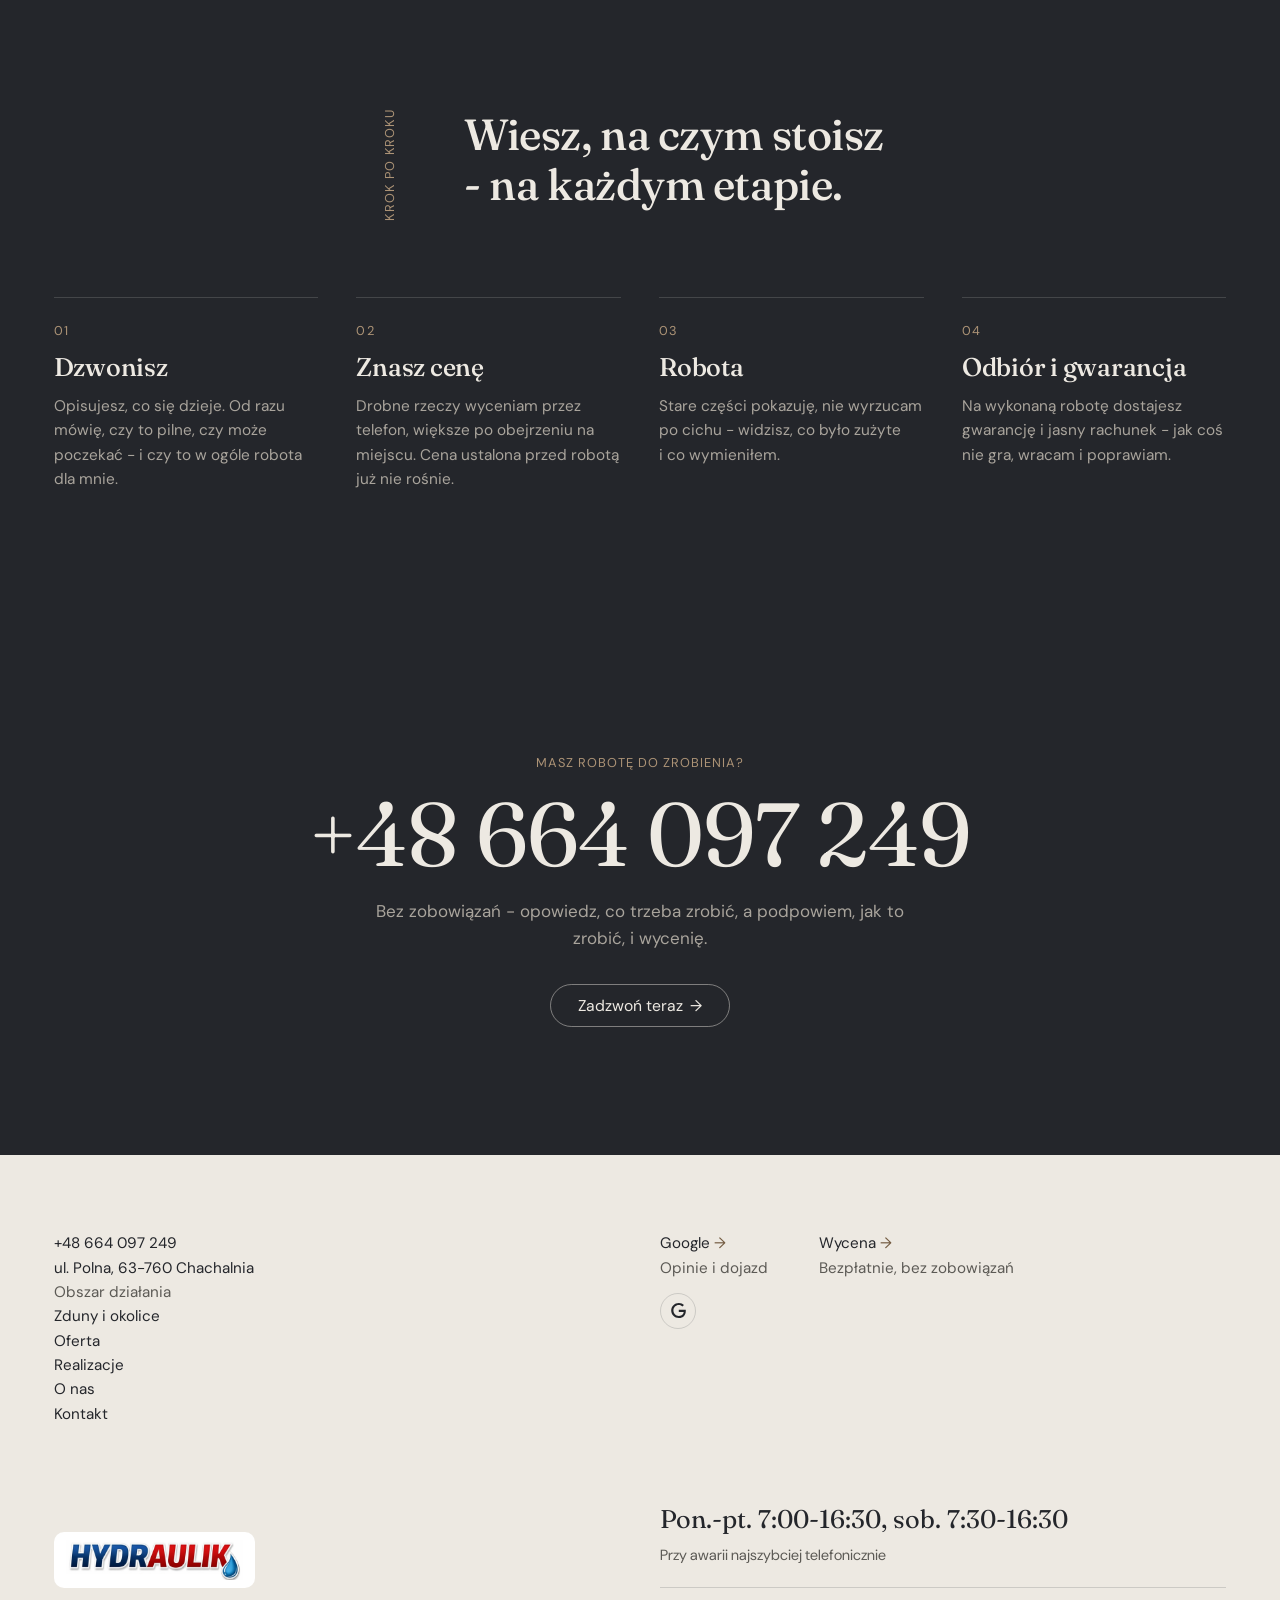
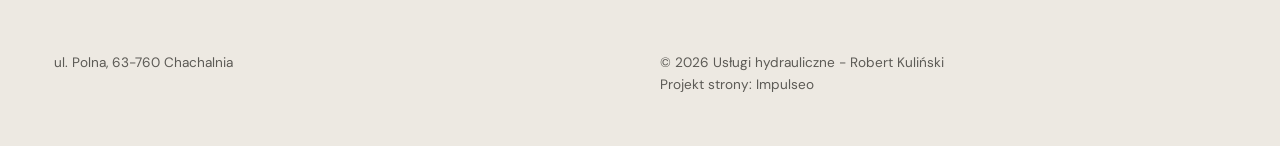
<file: o-nas.html>
<!DOCTYPE html>
<html lang="pl">
<head>
<meta charset="UTF-8">
<meta name="viewport" content="width=device-width, initial-scale=1.0">
<title>O nas - Usługi hydrauliczne - Robert Kuliński</title>
<meta name="description" content="Hydraulik w Zdunach z dojazdem. Awarie, udrażnianie, instalacje wod-kan, wymiana kotłów. Cenę znasz przed robotą. Zadzwoń: +48 664 097 249.">
<link rel="canonical" href="https://kris20032.github.io/uslugi-hydrauliczne-robert-kulinski/o-nas.html">
<meta name="robots" content="noindex, nofollow">
<meta property="og:type" content="website">
<meta property="og:locale" content="pl_PL">
<meta property="og:site_name" content="Usługi hydrauliczne - Robert Kuliński">
<meta property="og:title" content="O nas - Usługi hydrauliczne - Robert Kuliński">
<meta property="og:description" content="Hydraulik w Zdunach z dojazdem. Awarie, udrażnianie, instalacje wod-kan, wymiana kotłów. Cenę znasz przed robotą. Zadzwoń: +48 664 097 249.">
<meta property="og:url" content="https://kris20032.github.io/uslugi-hydrauliczne-robert-kulinski/o-nas.html">
<meta property="og:image" content="https://kris20032.github.io/uslugi-hydrauliczne-robert-kulinski/img/og.jpg">
<meta property="og:image:width" content="1200">
<meta property="og:image:height" content="630">
<meta name="twitter:card" content="summary_large_image">
<meta name="theme-color" content="#ede9e2">
<link rel="preconnect" href="https://api.fontshare.com" crossorigin>
<link rel="preconnect" href="https://fonts.googleapis.com">
<link rel="preconnect" href="https://fonts.gstatic.com" crossorigin>
<link href="https://api.fontshare.com/v2/css?f[]=satoshi@300,400,500&display=swap" rel="stylesheet">
<link href="https://fonts.googleapis.com/css2?family=Fraunces:opsz,wght@9..144,400;9..144,500&family=DM+Sans:opsz,wght@9..40,300;9..40,400;9..40,500&display=swap" rel="stylesheet">
<link rel="stylesheet" href="assets/styles.css?v=20261028">
</head>
<body>

<header class="nav">
  <div class="nav-inner">
    <a class="brand brand-has-logo" href="index.html"><img class="brand-logo" src="img/logo.png" alt="Usługi hydrauliczne - Robert Kuliński" width="1040" height="235" decoding="async"></a>
    <button class="menu-btn" type="button" aria-label="Menu" aria-expanded="false" aria-controls="menu"><span></span><span></span></button>
    <a class="nav-phone" href="tel:+48664097249">+48 664 097 249 <span class="arr">→</span></a>
  </div>
</header>
<div class="menu" id="menu" aria-hidden="true">
  <nav class="menu-main" aria-label="Menu główne">
    <a href="index.html">Strona główna</a>
    <a href="oferta.html">Oferta</a>
    <a href="realizacje.html">Realizacje</a>
    <a href="o-nas.html" aria-current="page">O&nbsp;nas</a>
    <a href="kontakt.html">Kontakt</a>
  </nav>
  <div class="menu-side">
    <div>
      <h4>Usługi</h4>
      <a href="oferta.html">Awarie i&nbsp;przecieki</a>
      <a href="oferta.html">Udrażnianie rur i&nbsp;kanalizacji</a>
      <a href="oferta.html">Wymiana i&nbsp;montaż kotłów</a>
      <a href="oferta.html">Instalacje wod-kan</a>
      <a href="oferta.html">Montaż łazienek</a>
      <a href="oferta.html">Centralne ogrzewanie i&nbsp;grzejniki</a>
    </div>
    <div>
      <h4>Kontakt</h4>
      <a href="tel:+48664097249">+48 664 097 249</a>
      <p>ul. Polna, 63-760 Chachalnia</p>
      <p>Pon.-pt. 7:00-16:30, sob. 7:30-16:30</p>
    </div>
  </div>
</div>

<main>
<section class="hero-kw is-sub">
  <img class="hk-img" src="img/g4.jpg" alt="Usługi hydrauliczne - Robert Kuliński - Kto do Ciebie przyjedzie" width="1880" height="1255" fetchpriority="high" decoding="async">
  <div class="hk-copy">
    <span class="label">O&nbsp;nas</span>
    <h1 class="hk-title">Kto do Ciebie przyjedzie</h1>
    <p class="hk-lead">Od zatkanego odpływu po całą kotłownię. Ty mówisz, co się dzieje - ja mówię, ile i&nbsp;kiedy.</p>
  </div>
</section>

<section class="section">
  <div class="wrap split">
    <div class="split-art reveal"><img src="img/g8.jpg" alt="Usługi hydrauliczne - Robert Kuliński" width="1548" height="1010" decoding="async"></div>
    <div class="split-copy reveal">
      <span class="label">Jak pracuję</span>
      <h2>W&nbsp;Twoim domu, nie na budowie</h2>
      <p>Pracuję w&nbsp;czyichś domach, nie na budowie - dlatego mówię, co robię, zanim to zrobię, i&nbsp;nie znikam w&nbsp;połowie. Jak trafię na coś, czego nie było w&nbsp;wycenie, dzwonię i&nbsp;pytam, zanim ruszę dalej.</p>
      <p>U&nbsp;Ciebie ma zostać działająca instalacja i&nbsp;jasny rachunek, bez dopisków po fakcie.</p>
    </div>
  </div>
</section>

<section class="section dark">
  <div class="wrap">
    <div class="sec-head reveal">
      <span class="vlabel">Krok po kroku</span>
      <h2>Wiesz, na czym stoisz - na każdym etapie.</h2>
    </div>
    <ol class="steps">
      <li class="reveal"><span class="num">01</span><h3>Dzwonisz</h3><p>Opisujesz, co się dzieje. Od razu mówię, czy to pilne, czy może poczekać - i&nbsp;czy to w&nbsp;ogóle robota dla mnie.</p></li>
      <li class="reveal"><span class="num">02</span><h3>Znasz cenę</h3><p>Drobne rzeczy wyceniam przez telefon, większe po obejrzeniu na miejscu. Cena ustalona przed robotą już nie rośnie.</p></li>
      <li class="reveal"><span class="num">03</span><h3>Robota</h3><p>Stare części pokazuję, nie wyrzucam po cichu - widzisz, co było zużyte i&nbsp;co wymieniłem.</p></li>
      <li class="reveal"><span class="num">04</span><h3>Odbiór i&nbsp;gwarancja</h3><p>Na wykonaną robotę dostajesz gwarancję i&nbsp;jasny rachunek - jak coś nie gra, wracam i&nbsp;poprawiam.</p></li>
    </ol>
  </div>
</section>

<section class="cta dark">
  <div class="wrap reveal">
    <span class="label">Masz robotę do zrobienia?</span><br>
    <a class="cta-big" href="tel:+48664097249">+48 664 097 249</a>
    <p>Bez zobowiązań - opowiedz, co trzeba zrobić, a&nbsp;podpowiem, jak to zrobić, i&nbsp;wycenię.</p>
    <a class="pill pill-light" href="tel:+48664097249">Zadzwoń teraz <span class="arr">→</span></a>
  </div>
</section>
</main>

<footer>
  <div class="wrap">
    <div class="ft-top">
      <div class="ft-list">
        <a href="tel:+48664097249">+48 664 097 249</a>
        <p>ul. Polna, 63-760 Chachalnia</p>
        <p class="sub">Obszar działania</p>
        <p>Zduny i&nbsp;okolice</p>
        <a href="oferta.html">Oferta</a>
        <a href="realizacje.html">Realizacje</a>
        <a href="o-nas.html">O&nbsp;nas</a>
        <a href="kontakt.html">Kontakt</a>
      </div>
      <div class="ft-cols">
        <div><a href="https://maps.google.com/?cid=11022516320210158322" target="_blank" rel="noopener">Google <span class="arr">→</span></a><span>Opinie i&nbsp;dojazd</span>
          <div class="foot-soc"><a class="soc" href="https://maps.google.com/?cid=11022516320210158322" target="_blank" rel="noopener" aria-label="Google - Usługi hydrauliczne - Robert Kuliński"><svg viewBox="0 0 24 24" aria-hidden="true" focusable="false"><path d="M12.48 10.92v3.28h7.84c-.24 1.84-.853 3.187-1.787 4.133-1.147 1.147-2.933 2.4-6.053 2.4-4.827 0-8.6-3.893-8.6-8.72s3.773-8.72 8.6-8.72c2.6 0 4.507 1.027 5.907 2.347l2.307-2.307C18.747 1.44 16.133 0 12.48 0 5.867 0 .307 5.387.307 12s5.56 12 12.173 12c3.573 0 6.267-1.173 8.373-3.36 2.16-2.16 2.84-5.213 2.84-7.667 0-.76-.053-1.467-.173-2.053H12.48z" fill="currentColor"/></svg></a></div></div>
        <div><a href="kontakt.html">Wycena <span class="arr">→</span></a><span>Bezpłatnie, bez zobowiązań</span></div>
      </div>
    </div>
    <div class="ft-mid">
      <div><a class="brand" href="index.html"><img class="brand-logo" src="img/logo.png" alt="Usługi hydrauliczne - Robert Kuliński" width="1040" height="235" loading="lazy" decoding="async"></a></div>
      <div class="ft-hours">Pon.-pt. 7:00-16:30, sob. 7:30-16:30<small>Przy awarii najszybciej telefonicznie</small></div>
    </div>
    <div class="ft-bot">
      <span>ul. Polna, 63-760 Chachalnia</span>
      <span>© 2026 Usługi hydrauliczne - Robert Kuliński<br>Projekt strony: <a class="foot-credit" href="https://impulseo.pl" target="_blank" rel="noopener">Impulseo</a></span>
    </div>
  </div>
</footer>
<div class="sticky-call"><a class="sc-call" href="tel:+48664097249"><svg class="ico-tel" width="16" height="16" viewBox="0 0 24 24" fill="none" aria-hidden="true"><path d="M6.6 10.8a15.5 15.5 0 0 0 6.6 6.6l2.2-2.2a1 1 0 0 1 1-.24 11.4 11.4 0 0 0 3.6.58 1 1 0 0 1 1 1V20a1 1 0 0 1-1 1A17 17 0 0 1 3 4a1 1 0 0 1 1-1h3.5a1 1 0 0 1 1 1c0 1.25.2 2.46.58 3.6a1 1 0 0 1-.25 1l-2.23 2.2Z" fill="currentColor"/></svg> Zadzwoń</a><a class="sc-quote" href="kontakt.html">Umów termin</a></div>
<div class="demo-wazne" data-do="2026-11-03" data-cykl="3" hidden><svg class="dw-ico" width="13" height="13" viewBox="0 0 24 24" fill="none" aria-hidden="true"><circle cx="12" cy="12" r="8.6" stroke="currentColor" stroke-width="1.8"/><path d="M12 7.2V12l3.3 2" stroke="currentColor" stroke-width="1.8" stroke-linecap="round"/></svg><span class="dw-txt"></span></div>

<script src="assets/main.js?v=20261028"></script>
</body>
</html>
</file>
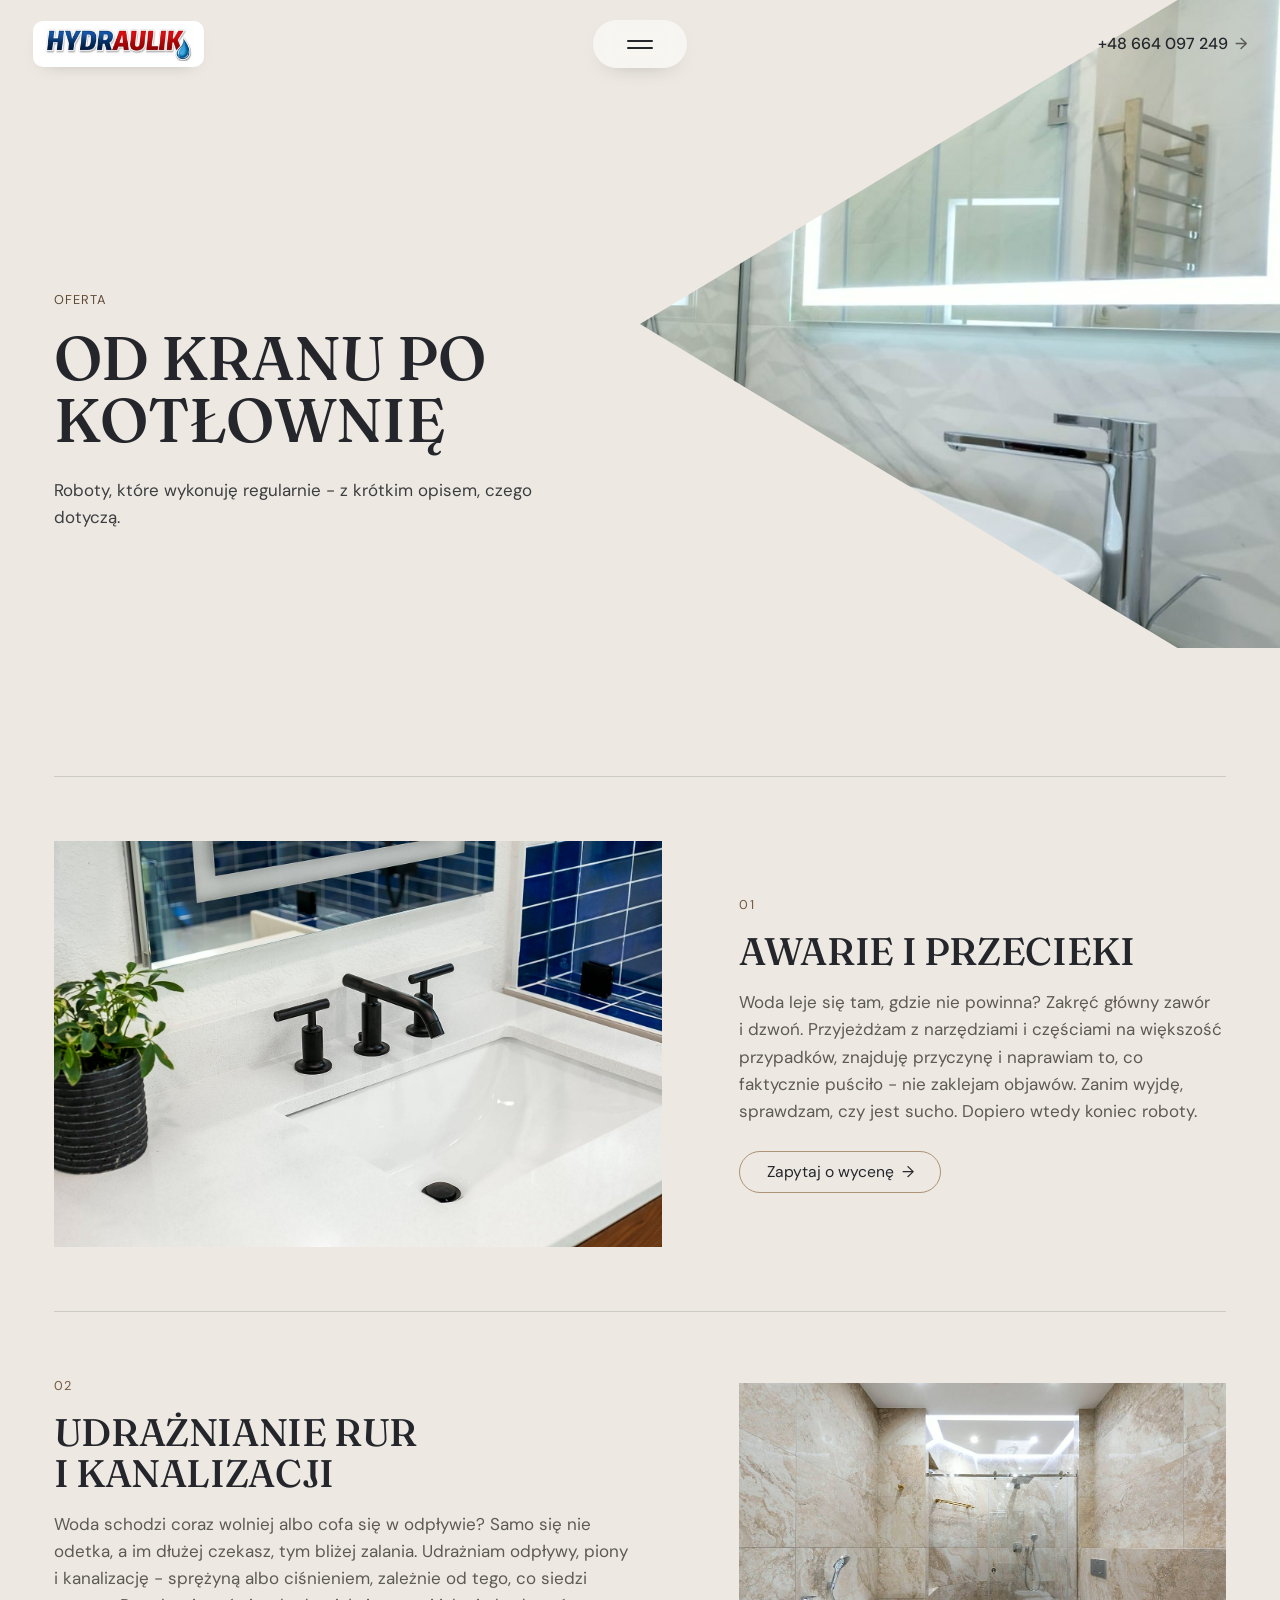
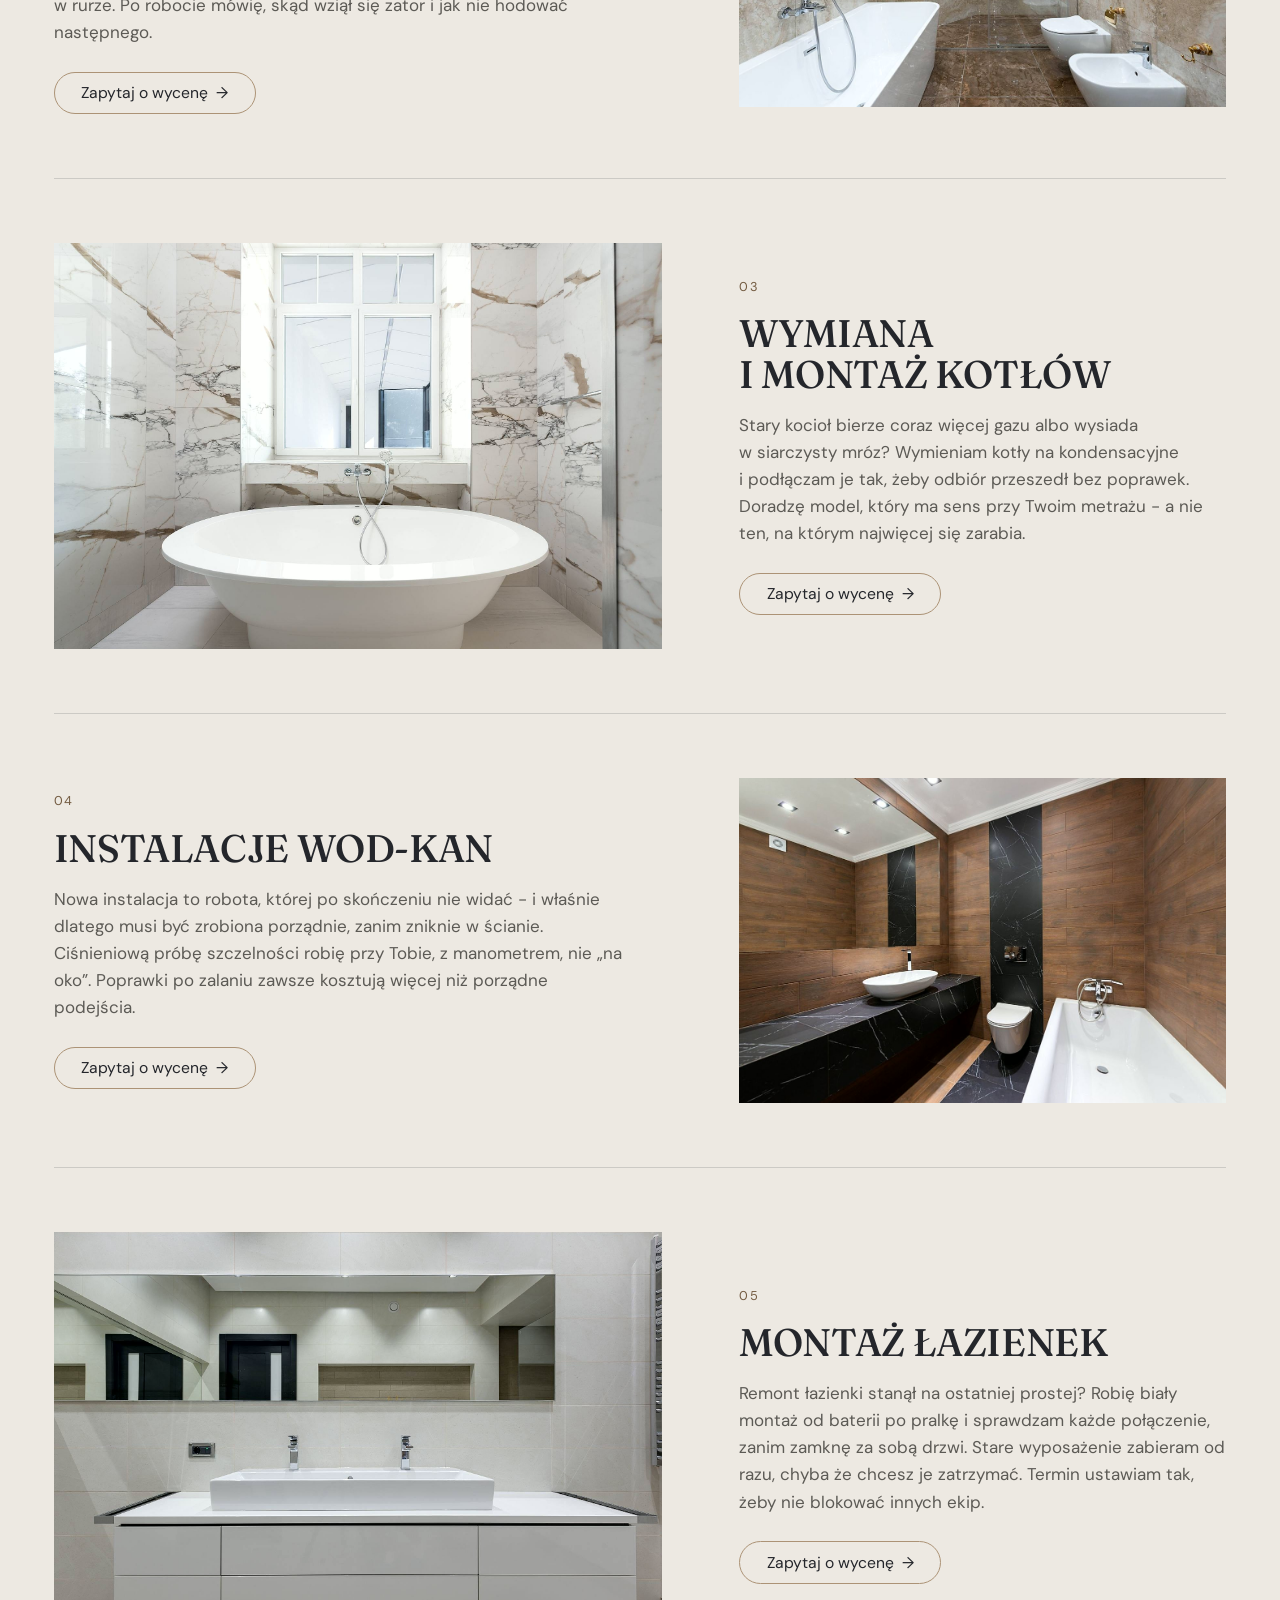
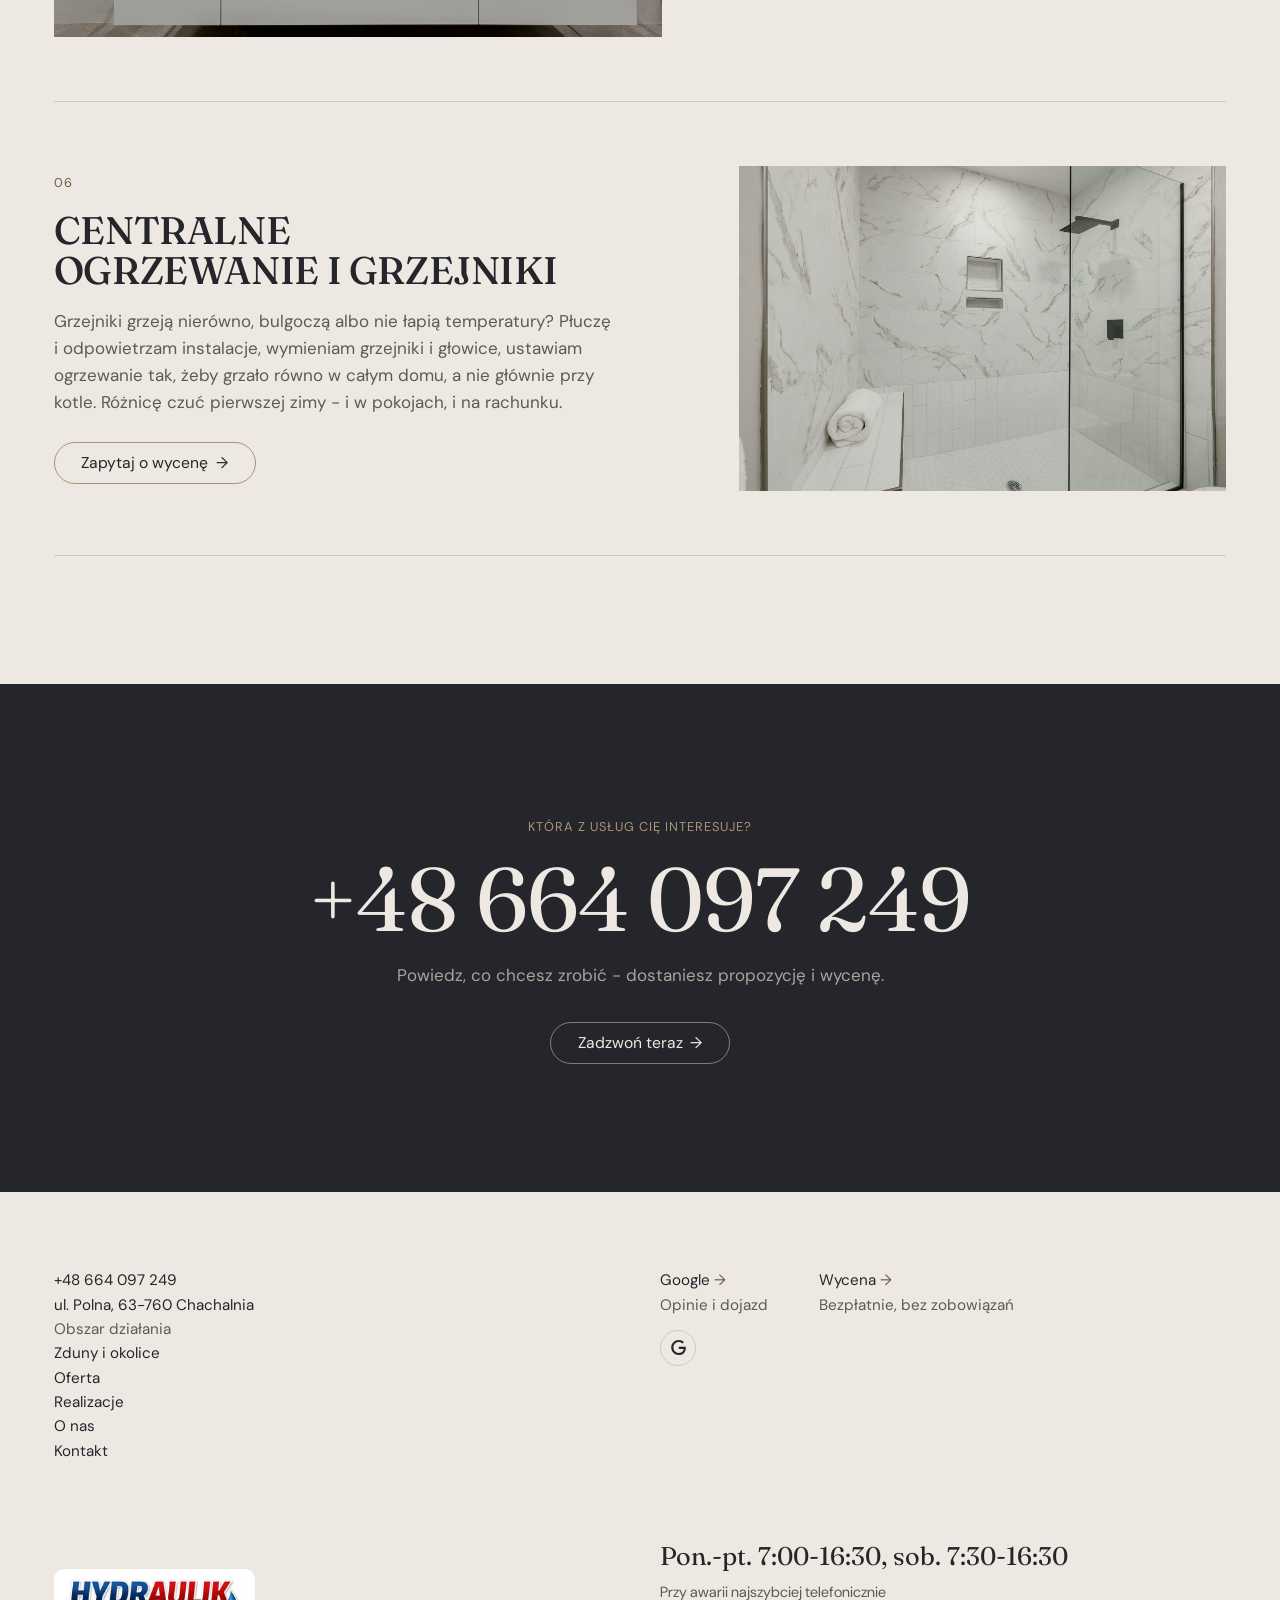
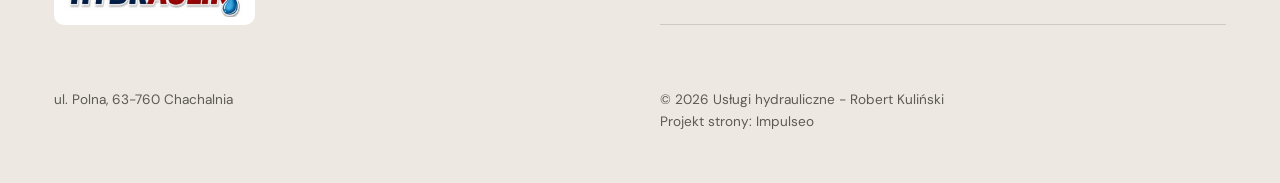
<file: oferta.html>
<!DOCTYPE html>
<html lang="pl">
<head>
<meta charset="UTF-8">
<meta name="viewport" content="width=device-width, initial-scale=1.0">
<title>Oferta - Usługi hydrauliczne - Robert Kuliński</title>
<meta name="description" content="Hydraulik w Zdunach z dojazdem. Awarie, udrażnianie, instalacje wod-kan, wymiana kotłów. Cenę znasz przed robotą. Zadzwoń: +48 664 097 249.">
<link rel="canonical" href="https://kris20032.github.io/uslugi-hydrauliczne-robert-kulinski/oferta.html">
<meta name="robots" content="noindex, nofollow">
<meta property="og:type" content="website">
<meta property="og:locale" content="pl_PL">
<meta property="og:site_name" content="Usługi hydrauliczne - Robert Kuliński">
<meta property="og:title" content="Oferta - Usługi hydrauliczne - Robert Kuliński">
<meta property="og:description" content="Hydraulik w Zdunach z dojazdem. Awarie, udrażnianie, instalacje wod-kan, wymiana kotłów. Cenę znasz przed robotą. Zadzwoń: +48 664 097 249.">
<meta property="og:url" content="https://kris20032.github.io/uslugi-hydrauliczne-robert-kulinski/oferta.html">
<meta property="og:image" content="https://kris20032.github.io/uslugi-hydrauliczne-robert-kulinski/img/og.jpg">
<meta property="og:image:width" content="1200">
<meta property="og:image:height" content="630">
<meta name="twitter:card" content="summary_large_image">
<meta name="theme-color" content="#ede9e2">
<link rel="preconnect" href="https://api.fontshare.com" crossorigin>
<link rel="preconnect" href="https://fonts.googleapis.com">
<link rel="preconnect" href="https://fonts.gstatic.com" crossorigin>
<link href="https://api.fontshare.com/v2/css?f[]=satoshi@300,400,500&display=swap" rel="stylesheet">
<link href="https://fonts.googleapis.com/css2?family=Fraunces:opsz,wght@9..144,400;9..144,500&family=DM+Sans:opsz,wght@9..40,300;9..40,400;9..40,500&display=swap" rel="stylesheet">
<link rel="stylesheet" href="assets/styles.css?v=20261028">
</head>
<body>

<header class="nav">
  <div class="nav-inner">
    <a class="brand brand-has-logo" href="index.html"><img class="brand-logo" src="img/logo.png" alt="Usługi hydrauliczne - Robert Kuliński" width="1040" height="235" decoding="async"></a>
    <button class="menu-btn" type="button" aria-label="Menu" aria-expanded="false" aria-controls="menu"><span></span><span></span></button>
    <a class="nav-phone" href="tel:+48664097249">+48 664 097 249 <span class="arr">→</span></a>
  </div>
</header>
<div class="menu" id="menu" aria-hidden="true">
  <nav class="menu-main" aria-label="Menu główne">
    <a href="index.html">Strona główna</a>
    <a href="oferta.html" aria-current="page">Oferta</a>
    <a href="realizacje.html">Realizacje</a>
    <a href="o-nas.html">O&nbsp;nas</a>
    <a href="kontakt.html">Kontakt</a>
  </nav>
  <div class="menu-side">
    <div>
      <h4>Usługi</h4>
      <a href="oferta.html">Awarie i&nbsp;przecieki</a>
      <a href="oferta.html">Udrażnianie rur i&nbsp;kanalizacji</a>
      <a href="oferta.html">Wymiana i&nbsp;montaż kotłów</a>
      <a href="oferta.html">Instalacje wod-kan</a>
      <a href="oferta.html">Montaż łazienek</a>
      <a href="oferta.html">Centralne ogrzewanie i&nbsp;grzejniki</a>
    </div>
    <div>
      <h4>Kontakt</h4>
      <a href="tel:+48664097249">+48 664 097 249</a>
      <p>ul. Polna, 63-760 Chachalnia</p>
      <p>Pon.-pt. 7:00-16:30, sob. 7:30-16:30</p>
    </div>
  </div>
</div>

<main>
<section class="hero-kw is-sub">
  <img class="hk-img" src="img/g6.jpg" alt="Usługi hydrauliczne - Robert Kuliński - Od kranu po kotłownię" width="1536" height="1202" fetchpriority="high" decoding="async">
  <div class="hk-copy">
    <span class="label">Oferta</span>
    <h1 class="hk-title">Od kranu po kotłownię</h1>
    <p class="hk-lead">Roboty, które wykonuję regularnie - z&nbsp;krótkim opisem, czego dotyczą.</p>
  </div>
</section>

<section class="section">
  <div class="wrap">
    <div class="svc-row reveal">
      <div class="svc-row-art"><img src="img/g12.jpg" alt="Awarie i przecieki" width="1600" height="1066" decoding="async"></div>
      <div>
        <span class="num">01</span>
        <h3>Awarie i przecieki</h3>
        <p>Woda leje się tam, gdzie nie powinna? Zakręć główny zawór i dzwoń. Przyjeżdżam z narzędziami i częściami na większość przypadków, znajduję przyczynę i naprawiam to, co faktycznie puściło - nie zaklejam objawów. Zanim wyjdę, sprawdzam, czy jest sucho. Dopiero wtedy koniec roboty.</p>
        <a class="pill" href="kontakt.html">Zapytaj o&nbsp;wycenę <span class="arr">→</span></a>
      </div>
    </div>
    <div class="svc-row rev reveal">
      <div class="svc-row-art"><img src="img/g1.jpg" alt="Udrażnianie rur i kanalizacji" width="1200" height="801" decoding="async"></div>
      <div>
        <span class="num">02</span>
        <h3>Udrażnianie rur i kanalizacji</h3>
        <p>Woda schodzi coraz wolniej albo cofa się w odpływie? Samo się nie odetka, a im dłużej czekasz, tym bliżej zalania. Udrażniam odpływy, piony i kanalizację - sprężyną albo ciśnieniem, zależnie od tego, co siedzi w rurze. Po robocie mówię, skąd wziął się zator i jak nie hodować następnego.</p>
        <a class="pill" href="kontakt.html">Zapytaj o&nbsp;wycenę <span class="arr">→</span></a>
      </div>
    </div>
    <div class="svc-row reveal">
      <div class="svc-row-art"><img src="img/g2.jpg" alt="Wymiana i montaż kotłów" loading="lazy" width="1880" height="1255" decoding="async"></div>
      <div>
        <span class="num">03</span>
        <h3>Wymiana i montaż kotłów</h3>
        <p>Stary kocioł bierze coraz więcej gazu albo wysiada w siarczysty mróz? Wymieniam kotły na kondensacyjne i podłączam je tak, żeby odbiór przeszedł bez poprawek. Doradzę model, który ma sens przy Twoim metrażu - a nie ten, na którym najwięcej się zarabia.</p>
        <a class="pill" href="kontakt.html">Zapytaj o&nbsp;wycenę <span class="arr">→</span></a>
      </div>
    </div>
    <div class="svc-row rev reveal">
      <div class="svc-row-art"><img src="img/g3.jpg" alt="Instalacje wod-kan" loading="lazy" width="1200" height="801" decoding="async"></div>
      <div>
        <span class="num">04</span>
        <h3>Instalacje wod-kan</h3>
        <p>Nowa instalacja to robota, której po skończeniu nie widać - i właśnie dlatego musi być zrobiona porządnie, zanim zniknie w ścianie. Ciśnieniową próbę szczelności robię przy Tobie, z manometrem, nie „na oko”. Poprawki po zalaniu zawsze kosztują więcej niż porządne podejścia.</p>
        <a class="pill" href="kontakt.html">Zapytaj o&nbsp;wycenę <span class="arr">→</span></a>
      </div>
    </div>
    <div class="svc-row reveal">
      <div class="svc-row-art"><img src="img/g4.jpg" alt="Montaż łazienek" loading="lazy" width="1880" height="1255" decoding="async"></div>
      <div>
        <span class="num">05</span>
        <h3>Montaż łazienek</h3>
        <p>Remont łazienki stanął na ostatniej prostej? Robię biały montaż od baterii po pralkę i sprawdzam każde połączenie, zanim zamknę za sobą drzwi. Stare wyposażenie zabieram od razu, chyba że chcesz je zatrzymać. Termin ustawiam tak, żeby nie blokować innych ekip.</p>
        <a class="pill" href="kontakt.html">Zapytaj o&nbsp;wycenę <span class="arr">→</span></a>
      </div>
    </div>
    <div class="svc-row rev reveal">
      <div class="svc-row-art"><img src="img/g5.jpg" alt="Centralne ogrzewanie i grzejniki" loading="lazy" width="1880" height="1254" decoding="async"></div>
      <div>
        <span class="num">06</span>
        <h3>Centralne ogrzewanie i grzejniki</h3>
        <p>Grzejniki grzeją nierówno, bulgoczą albo nie łapią temperatury? Płuczę i odpowietrzam instalacje, wymieniam grzejniki i głowice, ustawiam ogrzewanie tak, żeby grzało równo w całym domu, a nie głównie przy kotle. Różnicę czuć pierwszej zimy - i w pokojach, i na rachunku.</p>
        <a class="pill" href="kontakt.html">Zapytaj o&nbsp;wycenę <span class="arr">→</span></a>
      </div>
    </div>
  </div>
</section>

<section class="cta dark">
  <div class="wrap reveal">
    <span class="label">Która z&nbsp;usług Cię interesuje?</span><br>
    <a class="cta-big" href="tel:+48664097249">+48 664 097 249</a>
    <p>Powiedz, co chcesz zrobić - dostaniesz propozycję i&nbsp;wycenę.</p>
    <a class="pill pill-light" href="tel:+48664097249">Zadzwoń teraz <span class="arr">→</span></a>
  </div>
</section>
</main>

<footer>
  <div class="wrap">
    <div class="ft-top">
      <div class="ft-list">
        <a href="tel:+48664097249">+48 664 097 249</a>
        <p>ul. Polna, 63-760 Chachalnia</p>
        <p class="sub">Obszar działania</p>
        <p>Zduny i&nbsp;okolice</p>
        <a href="oferta.html">Oferta</a>
        <a href="realizacje.html">Realizacje</a>
        <a href="o-nas.html">O&nbsp;nas</a>
        <a href="kontakt.html">Kontakt</a>
      </div>
      <div class="ft-cols">
        <div><a href="https://maps.google.com/?cid=11022516320210158322" target="_blank" rel="noopener">Google <span class="arr">→</span></a><span>Opinie i&nbsp;dojazd</span>
          <div class="foot-soc"><a class="soc" href="https://maps.google.com/?cid=11022516320210158322" target="_blank" rel="noopener" aria-label="Google - Usługi hydrauliczne - Robert Kuliński"><svg viewBox="0 0 24 24" aria-hidden="true" focusable="false"><path d="M12.48 10.92v3.28h7.84c-.24 1.84-.853 3.187-1.787 4.133-1.147 1.147-2.933 2.4-6.053 2.4-4.827 0-8.6-3.893-8.6-8.72s3.773-8.72 8.6-8.72c2.6 0 4.507 1.027 5.907 2.347l2.307-2.307C18.747 1.44 16.133 0 12.48 0 5.867 0 .307 5.387.307 12s5.56 12 12.173 12c3.573 0 6.267-1.173 8.373-3.36 2.16-2.16 2.84-5.213 2.84-7.667 0-.76-.053-1.467-.173-2.053H12.48z" fill="currentColor"/></svg></a></div></div>
        <div><a href="kontakt.html">Wycena <span class="arr">→</span></a><span>Bezpłatnie, bez zobowiązań</span></div>
      </div>
    </div>
    <div class="ft-mid">
      <div><a class="brand" href="index.html"><img class="brand-logo" src="img/logo.png" alt="Usługi hydrauliczne - Robert Kuliński" width="1040" height="235" loading="lazy" decoding="async"></a></div>
      <div class="ft-hours">Pon.-pt. 7:00-16:30, sob. 7:30-16:30<small>Przy awarii najszybciej telefonicznie</small></div>
    </div>
    <div class="ft-bot">
      <span>ul. Polna, 63-760 Chachalnia</span>
      <span>© 2026 Usługi hydrauliczne - Robert Kuliński<br>Projekt strony: <a class="foot-credit" href="https://impulseo.pl" target="_blank" rel="noopener">Impulseo</a></span>
    </div>
  </div>
</footer>
<div class="sticky-call"><a class="sc-call" href="tel:+48664097249"><svg class="ico-tel" width="16" height="16" viewBox="0 0 24 24" fill="none" aria-hidden="true"><path d="M6.6 10.8a15.5 15.5 0 0 0 6.6 6.6l2.2-2.2a1 1 0 0 1 1-.24 11.4 11.4 0 0 0 3.6.58 1 1 0 0 1 1 1V20a1 1 0 0 1-1 1A17 17 0 0 1 3 4a1 1 0 0 1 1-1h3.5a1 1 0 0 1 1 1c0 1.25.2 2.46.58 3.6a1 1 0 0 1-.25 1l-2.23 2.2Z" fill="currentColor"/></svg> Zadzwoń</a><a class="sc-quote" href="kontakt.html">Umów termin</a></div>
<div class="demo-wazne" data-do="2026-11-03" data-cykl="3" hidden><svg class="dw-ico" width="13" height="13" viewBox="0 0 24 24" fill="none" aria-hidden="true"><circle cx="12" cy="12" r="8.6" stroke="currentColor" stroke-width="1.8"/><path d="M12 7.2V12l3.3 2" stroke="currentColor" stroke-width="1.8" stroke-linecap="round"/></svg><span class="dw-txt"></span></div>

<script src="assets/main.js?v=20261028"></script>
</body>
</html>
</file>
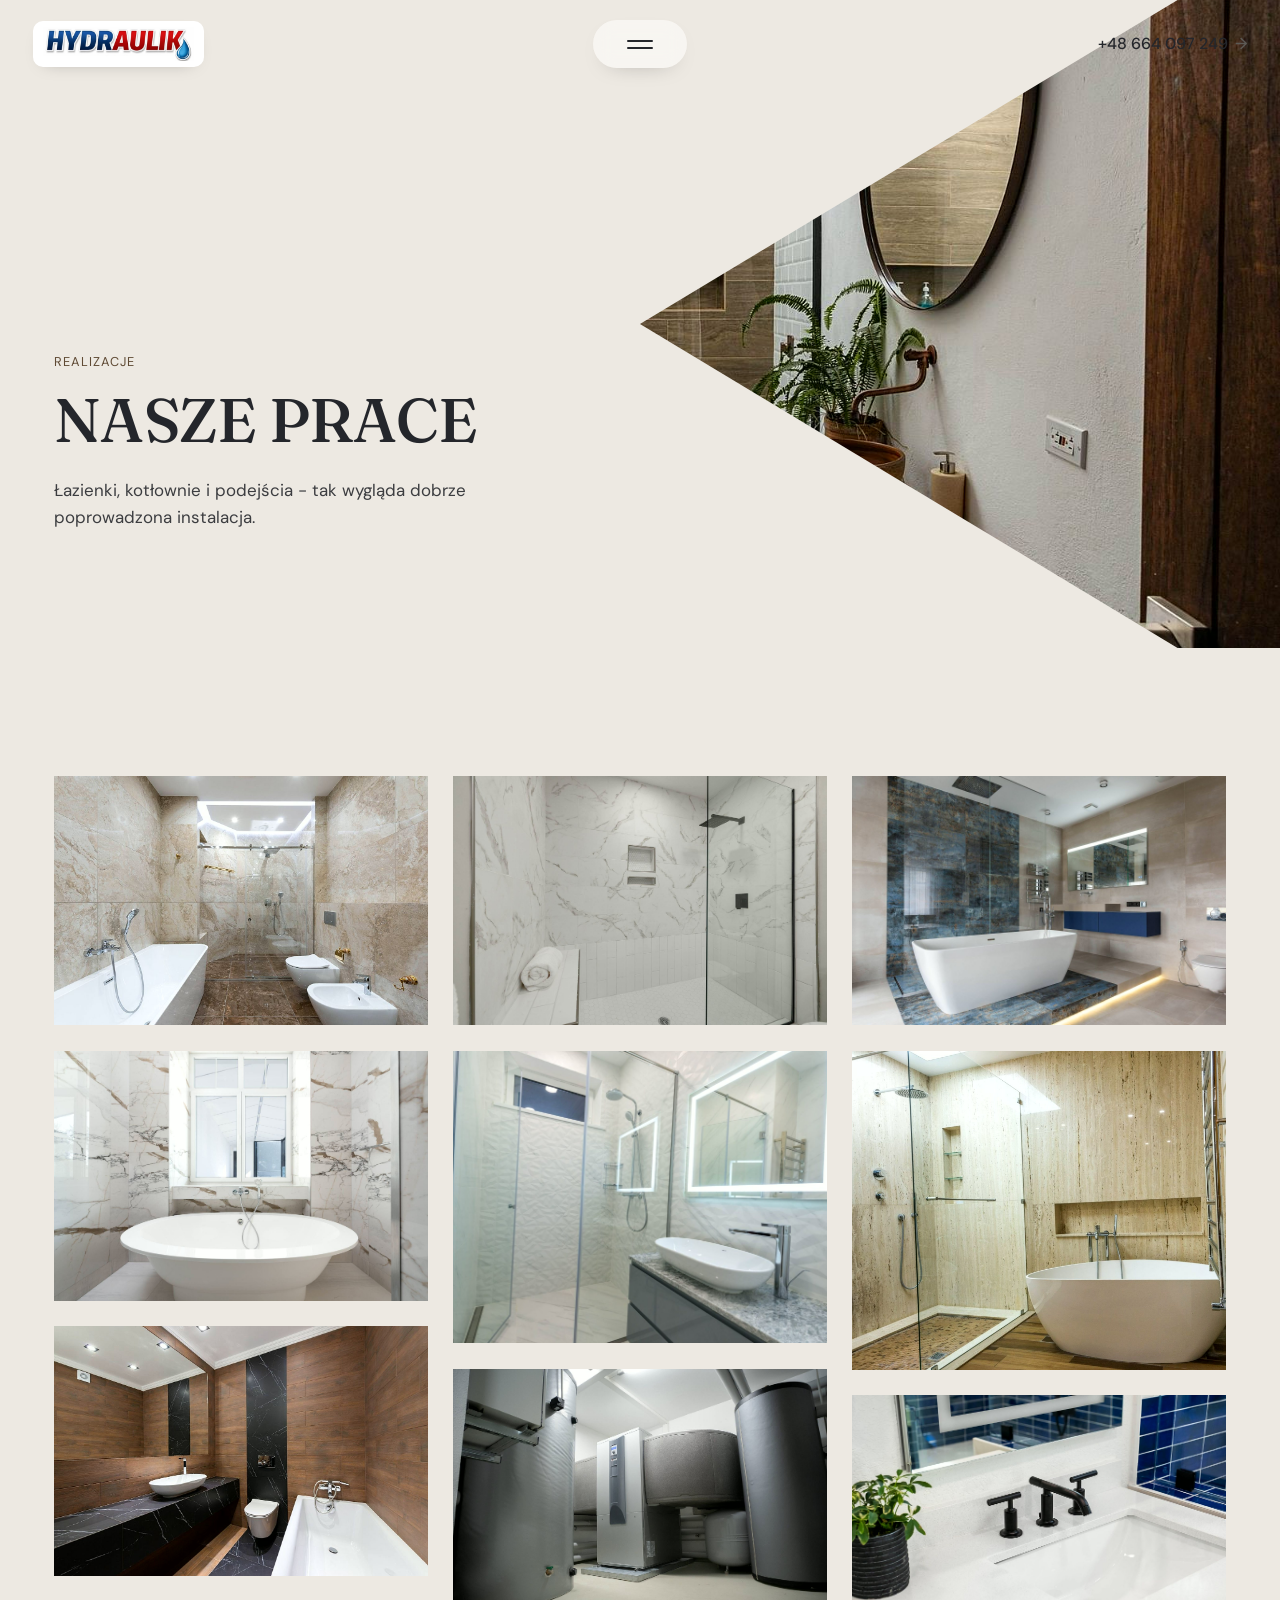
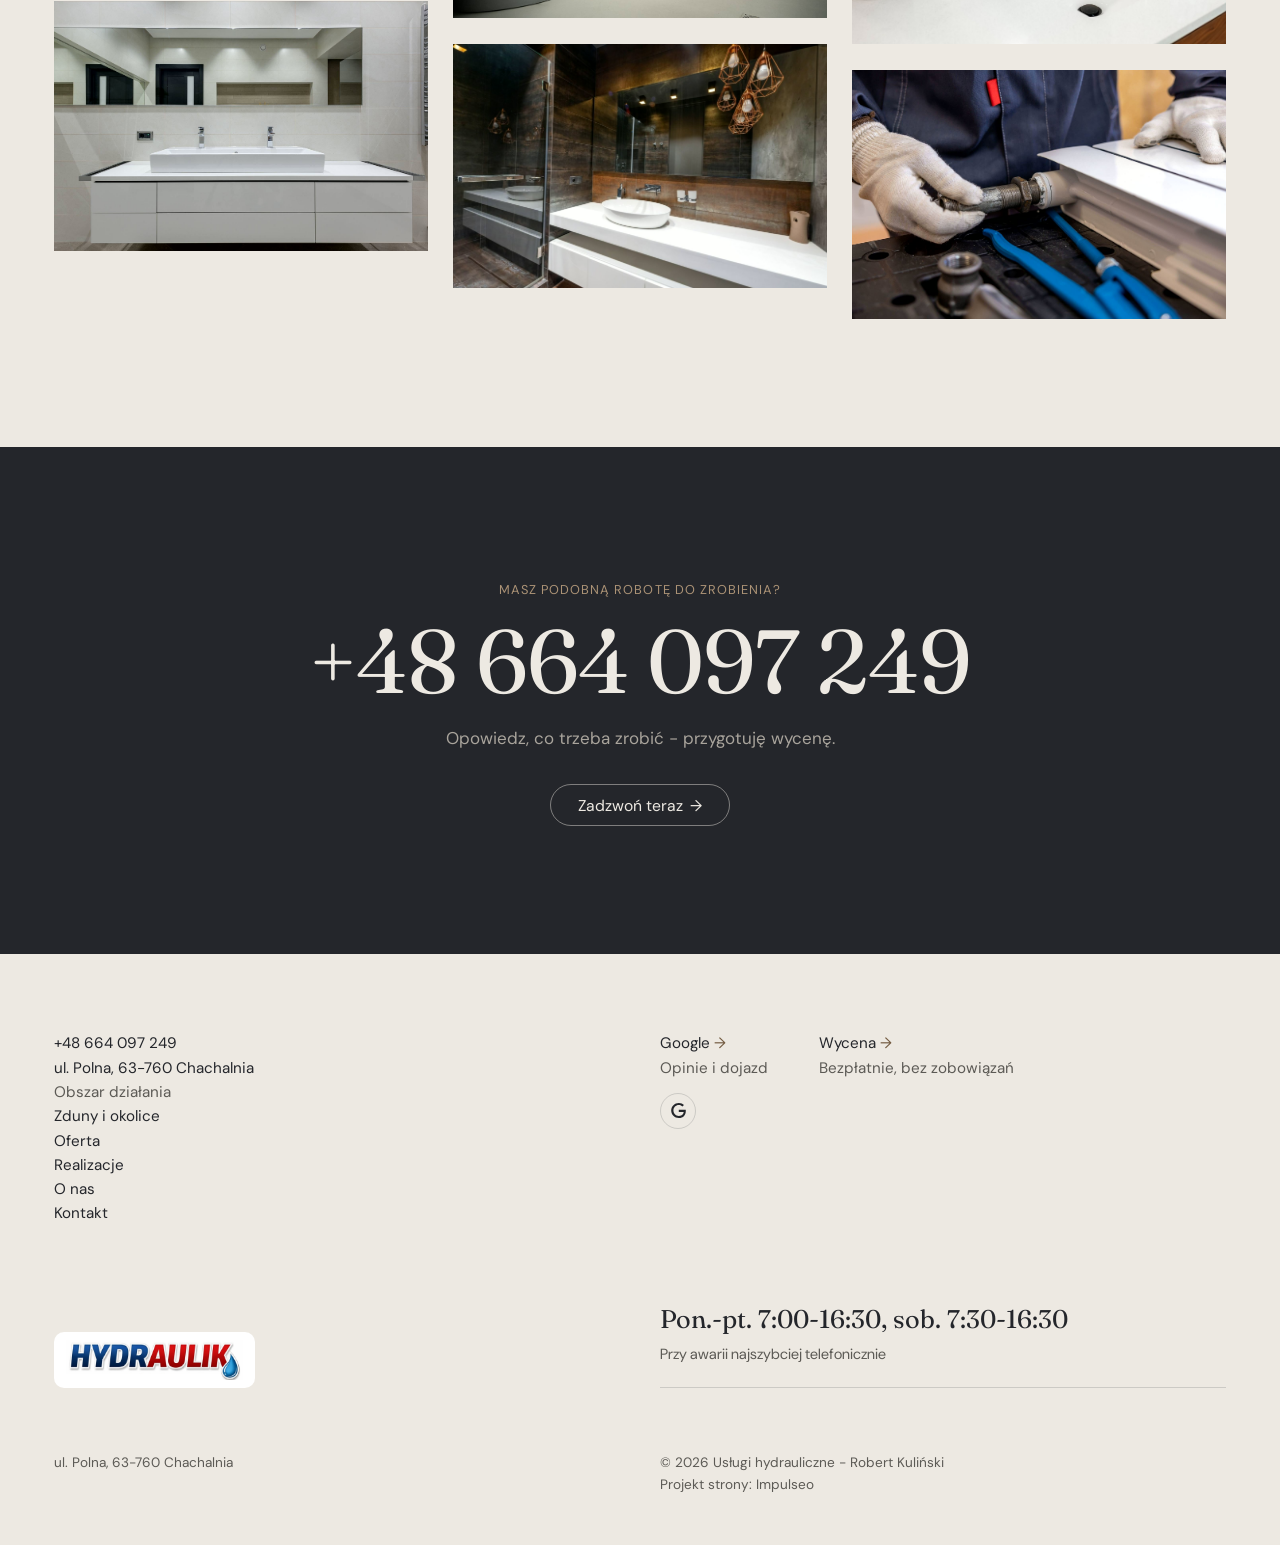
<file: realizacje.html>
<!DOCTYPE html>
<html lang="pl">
<head>
<meta charset="UTF-8">
<meta name="viewport" content="width=device-width, initial-scale=1.0">
<title>Realizacje - Usługi hydrauliczne - Robert Kuliński</title>
<meta name="description" content="Realizacje Usługi hydrauliczne - Robert Kuliński: Instalacja wod-kan, Łazienka po montażu, Kotłownia, Wymiana grzejnika, Udrażnianie kanalizacji">
<link rel="canonical" href="https://kris20032.github.io/uslugi-hydrauliczne-robert-kulinski/realizacje.html">
<meta name="robots" content="noindex, nofollow">
<meta property="og:type" content="website">
<meta property="og:locale" content="pl_PL">
<meta property="og:site_name" content="Usługi hydrauliczne - Robert Kuliński">
<meta property="og:title" content="Realizacje - Usługi hydrauliczne - Robert Kuliński">
<meta property="og:description" content="Realizacje Usługi hydrauliczne - Robert Kuliński: Instalacja wod-kan, Łazienka po montażu, Kotłownia, Wymiana grzejnika, Udrażnianie kanalizacji">
<meta property="og:url" content="https://kris20032.github.io/uslugi-hydrauliczne-robert-kulinski/realizacje.html">
<meta property="og:image" content="https://kris20032.github.io/uslugi-hydrauliczne-robert-kulinski/img/og.jpg">
<meta property="og:image:width" content="1200">
<meta property="og:image:height" content="630">
<meta name="twitter:card" content="summary_large_image">
<meta name="theme-color" content="#ede9e2">
<link rel="preconnect" href="https://api.fontshare.com" crossorigin>
<link rel="preconnect" href="https://fonts.googleapis.com">
<link rel="preconnect" href="https://fonts.gstatic.com" crossorigin>
<link href="https://api.fontshare.com/v2/css?f[]=satoshi@300,400,500&display=swap" rel="stylesheet">
<link href="https://fonts.googleapis.com/css2?family=Fraunces:opsz,wght@9..144,400;9..144,500&family=DM+Sans:opsz,wght@9..40,300;9..40,400;9..40,500&display=swap" rel="stylesheet">
<link rel="stylesheet" href="assets/styles.css?v=20261028">
</head>
<body>

<header class="nav">
  <div class="nav-inner">
    <a class="brand brand-has-logo" href="index.html"><img class="brand-logo" src="img/logo.png" alt="Usługi hydrauliczne - Robert Kuliński" width="1040" height="235" decoding="async"></a>
    <button class="menu-btn" type="button" aria-label="Menu" aria-expanded="false" aria-controls="menu"><span></span><span></span></button>
    <a class="nav-phone" href="tel:+48664097249">+48 664 097 249 <span class="arr">→</span></a>
  </div>
</header>
<div class="menu" id="menu" aria-hidden="true">
  <nav class="menu-main" aria-label="Menu główne">
    <a href="index.html">Strona główna</a>
    <a href="oferta.html">Oferta</a>
    <a href="realizacje.html" aria-current="page">Realizacje</a>
    <a href="o-nas.html">O&nbsp;nas</a>
    <a href="kontakt.html">Kontakt</a>
  </nav>
  <div class="menu-side">
    <div>
      <h4>Usługi</h4>
      <a href="oferta.html">Awarie i&nbsp;przecieki</a>
      <a href="oferta.html">Udrażnianie rur i&nbsp;kanalizacji</a>
      <a href="oferta.html">Wymiana i&nbsp;montaż kotłów</a>
      <a href="oferta.html">Instalacje wod-kan</a>
      <a href="oferta.html">Montaż łazienek</a>
      <a href="oferta.html">Centralne ogrzewanie i&nbsp;grzejniki</a>
    </div>
    <div>
      <h4>Kontakt</h4>
      <a href="tel:+48664097249">+48 664 097 249</a>
      <p>ul. Polna, 63-760 Chachalnia</p>
      <p>Pon.-pt. 7:00-16:30, sob. 7:30-16:30</p>
    </div>
  </div>
</div>

<main>
<section class="hero-kw is-sub">
  <img class="hk-img" src="img/g11.jpg" alt="Usługi hydrauliczne - Robert Kuliński - Nasze prace" width="1600" height="1066" fetchpriority="high" decoding="async">
  <div class="hk-copy">
    <span class="label">Realizacje</span>
    <h1 class="hk-title">Nasze prace</h1>
    <p class="hk-lead">Łazienki, kotłownie i&nbsp;podejścia - tak wygląda dobrze poprowadzona instalacja.</p>
  </div>
</section>

<section class="section">
  <div class="wrap">
    <div class="gallery">
      <div class="tile reveal"><img src="img/g1.jpg" alt="Usługi hydrauliczne - Robert Kuliński" width="1200" height="801" decoding="async"></div>
      <div class="tile reveal"><img src="img/g2.jpg" alt="Usługi hydrauliczne - Robert Kuliński" width="1880" height="1255" decoding="async"></div>
      <div class="tile reveal"><img src="img/g3.jpg" alt="Usługi hydrauliczne - Robert Kuliński" width="1200" height="801" decoding="async"></div>
      <div class="tile reveal"><img src="img/g4.jpg" alt="Usługi hydrauliczne - Robert Kuliński" width="1880" height="1255" decoding="async"></div>
      <div class="tile reveal"><img src="img/g5.jpg" alt="Usługi hydrauliczne - Robert Kuliński" width="1880" height="1254" decoding="async"></div>
      <div class="tile reveal"><img src="img/g6.jpg" alt="Usługi hydrauliczne - Robert Kuliński" width="1536" height="1202" decoding="async"></div>
      <div class="tile reveal"><img src="img/g7.jpg" alt="Usługi hydrauliczne - Robert Kuliński" width="1880" height="1253" decoding="async"></div>
      <div class="tile reveal"><img src="img/g8.jpg" alt="Usługi hydrauliczne - Robert Kuliński" width="1548" height="1010" decoding="async"></div>
      <div class="tile reveal"><img src="img/g9.jpg" alt="Usługi hydrauliczne - Robert Kuliński" width="1600" height="1068" decoding="async"></div>
      <div class="tile reveal"><img src="img/g10.jpg" alt="Usługi hydrauliczne - Robert Kuliński" loading="lazy" width="1434" height="1222" decoding="async"></div>
      <div class="tile reveal"><img src="img/g12.jpg" alt="Usługi hydrauliczne - Robert Kuliński" loading="lazy" width="1600" height="1066" decoding="async"></div>
      <div class="tile reveal"><img src="img/about.jpg" alt="Usługi hydrauliczne - Robert Kuliński" loading="lazy" width="1880" height="1253" decoding="async"></div>
    </div>
  </div>
</section>

<section class="cta dark">
  <div class="wrap reveal">
    <span class="label">Masz podobną robotę do zrobienia?</span><br>
    <a class="cta-big" href="tel:+48664097249">+48 664 097 249</a>
    <p>Opowiedz, co trzeba zrobić - przygotuję wycenę.</p>
    <a class="pill pill-light" href="tel:+48664097249">Zadzwoń teraz <span class="arr">→</span></a>
  </div>
</section>
</main>

<footer>
  <div class="wrap">
    <div class="ft-top">
      <div class="ft-list">
        <a href="tel:+48664097249">+48 664 097 249</a>
        <p>ul. Polna, 63-760 Chachalnia</p>
        <p class="sub">Obszar działania</p>
        <p>Zduny i&nbsp;okolice</p>
        <a href="oferta.html">Oferta</a>
        <a href="realizacje.html">Realizacje</a>
        <a href="o-nas.html">O&nbsp;nas</a>
        <a href="kontakt.html">Kontakt</a>
      </div>
      <div class="ft-cols">
        <div><a href="https://maps.google.com/?cid=11022516320210158322" target="_blank" rel="noopener">Google <span class="arr">→</span></a><span>Opinie i&nbsp;dojazd</span>
          <div class="foot-soc"><a class="soc" href="https://maps.google.com/?cid=11022516320210158322" target="_blank" rel="noopener" aria-label="Google - Usługi hydrauliczne - Robert Kuliński"><svg viewBox="0 0 24 24" aria-hidden="true" focusable="false"><path d="M12.48 10.92v3.28h7.84c-.24 1.84-.853 3.187-1.787 4.133-1.147 1.147-2.933 2.4-6.053 2.4-4.827 0-8.6-3.893-8.6-8.72s3.773-8.72 8.6-8.72c2.6 0 4.507 1.027 5.907 2.347l2.307-2.307C18.747 1.44 16.133 0 12.48 0 5.867 0 .307 5.387.307 12s5.56 12 12.173 12c3.573 0 6.267-1.173 8.373-3.36 2.16-2.16 2.84-5.213 2.84-7.667 0-.76-.053-1.467-.173-2.053H12.48z" fill="currentColor"/></svg></a></div></div>
        <div><a href="kontakt.html">Wycena <span class="arr">→</span></a><span>Bezpłatnie, bez zobowiązań</span></div>
      </div>
    </div>
    <div class="ft-mid">
      <div><a class="brand" href="index.html"><img class="brand-logo" src="img/logo.png" alt="Usługi hydrauliczne - Robert Kuliński" width="1040" height="235" loading="lazy" decoding="async"></a></div>
      <div class="ft-hours">Pon.-pt. 7:00-16:30, sob. 7:30-16:30<small>Przy awarii najszybciej telefonicznie</small></div>
    </div>
    <div class="ft-bot">
      <span>ul. Polna, 63-760 Chachalnia</span>
      <span>© 2026 Usługi hydrauliczne - Robert Kuliński<br>Projekt strony: <a class="foot-credit" href="https://impulseo.pl" target="_blank" rel="noopener">Impulseo</a></span>
    </div>
  </div>
</footer>
<div class="sticky-call"><a class="sc-call" href="tel:+48664097249"><svg class="ico-tel" width="16" height="16" viewBox="0 0 24 24" fill="none" aria-hidden="true"><path d="M6.6 10.8a15.5 15.5 0 0 0 6.6 6.6l2.2-2.2a1 1 0 0 1 1-.24 11.4 11.4 0 0 0 3.6.58 1 1 0 0 1 1 1V20a1 1 0 0 1-1 1A17 17 0 0 1 3 4a1 1 0 0 1 1-1h3.5a1 1 0 0 1 1 1c0 1.25.2 2.46.58 3.6a1 1 0 0 1-.25 1l-2.23 2.2Z" fill="currentColor"/></svg> Zadzwoń</a><a class="sc-quote" href="kontakt.html">Umów termin</a></div>
<div class="demo-wazne" data-do="2026-11-03" data-cykl="3" hidden><svg class="dw-ico" width="13" height="13" viewBox="0 0 24 24" fill="none" aria-hidden="true"><circle cx="12" cy="12" r="8.6" stroke="currentColor" stroke-width="1.8"/><path d="M12 7.2V12l3.3 2" stroke="currentColor" stroke-width="1.8" stroke-linecap="round"/></svg><span class="dw-txt"></span></div>

<script src="assets/main.js?v=20261028"></script>
</body>
</html>
</file>
<file: assets/styles.css>
/* Usługi hydrauliczne - Robert Kuliński
   Układ według wzoru od zespołu: kremowe tło, grafit, brąz,
   szeryfowe wersaliki, skośne kadrowanie zdjęcia w hero, przyklejone karty realizacji. */

:root{
  --ink:#24262b;          /* grafit - tło sekcji ciemnych i tekst */
  --ink-2:#2d3036;
  --paper:#ede9e2;        /* krem */
  --paper-2:#e4dfd6;
  --paper-3:#f6f3ee;
  --accent:#ac9376;       /* brąz */
  --accent-d:#8a7259;
  --accent-soft:#d9cbb9;
  --muted:#5c5a55;
  --accent-text:#735b41;  /* brąz na kremie - czytelny kontrast */
  --muted-dark:#a9a49c;
  --line:rgba(36,38,43,.16);
  --line-dark:rgba(237,233,226,.16);
  --serif:"Fraunces","Times New Roman",serif;
  --sans:"Satoshi","DM Sans","Helvetica Neue",Arial,sans-serif;
  --ease:cubic-bezier(.22,.61,.36,1);
  --pad:clamp(20px,4.2vw,60px);
  --nav-h:88px;
}

*,*::before,*::after{box-sizing:border-box}
html{-webkit-text-size-adjust:100%}
body{margin:0;background:var(--paper);color:var(--ink);font-family:var(--sans);font-size:17px;line-height:1.6;
  -webkit-font-smoothing:antialiased;text-rendering:optimizeLegibility}
img{max-width:100%;height:auto;display:block}
a{color:inherit;text-decoration:none}
h1,h2,h3,h4{margin:0;font-family:var(--serif);font-weight:500;line-height:1.05;
  font-variation-settings:"opsz" 40;letter-spacing:-.01em}
p{margin:0}
.wrap{width:100%;max-width:1440px;margin:0 auto;padding:0 var(--pad)}
.label{display:inline-block;font-size:.8rem;letter-spacing:.08em;text-transform:uppercase;color:var(--accent-text)}
.dark .label,.menu .label{color:var(--accent)}
.arr{display:inline-block;transition:transform .35s var(--ease)}
a:hover .arr{transform:translateX(4px)}

/* ---------- przyciski: obrysowana pigułka jak we wzorze ---------- */
.pill{display:inline-flex;align-items:center;gap:.5em;padding:.78em 1.7em;border-radius:999px;
  border:1px solid var(--accent);font-size:.98rem;line-height:1;color:inherit;background:transparent;
  transition:background .35s var(--ease),color .35s var(--ease),border-color .35s var(--ease)}
.pill:hover{background:var(--accent);color:#fff;border-color:var(--accent)}
.pill-light{border-color:rgba(237,233,226,.45);color:var(--paper)}
.pill-light:hover{background:var(--paper);color:var(--ink);border-color:var(--paper)}

/* ---------- nawigacja: logo / pigułka menu / telefon ---------- */
.nav{position:fixed;top:0;left:0;right:0;z-index:80;height:var(--nav-h);pointer-events:none}
.nav-inner{height:100%;display:grid;grid-template-columns:1fr auto 1fr;align-items:center;padding:0 clamp(18px,2.6vw,40px)}
.nav-inner>*{pointer-events:auto}
.brand{justify-self:start;display:inline-flex;align-items:center;background:#fff;border-radius:10px;padding:6px 10px;
  box-shadow:0 6px 18px -12px rgba(0,0,0,.35);transition:opacity .4s var(--ease),transform .4s var(--ease)}
.brand-logo{height:34px;width:auto}
.menu-btn{justify-self:center;width:94px;height:48px;border-radius:999px;border:0;cursor:pointer;
  background:rgba(255,255,255,.55);backdrop-filter:blur(10px) saturate(140%);-webkit-backdrop-filter:blur(10px) saturate(140%);
  display:grid;place-content:center;gap:5px;box-shadow:0 8px 24px -16px rgba(0,0,0,.4);transition:background .35s var(--ease)}
.menu-btn span{display:block;width:26px;height:2px;background:var(--ink);border-radius:2px;transition:transform .35s var(--ease)}
.menu-btn:hover{background:#fff}
.nav-phone{justify-self:end;font-size:1rem;font-weight:500;display:inline-flex;align-items:center;gap:.4em;
  transition:opacity .4s var(--ease),transform .4s var(--ease)}
.nav-phone .arr{color:var(--muted)}
.nav.is-stuck .menu-btn{background:#fff}
.nav.is-stuck .brand,.nav.is-stuck .nav-phone{opacity:0;transform:translateY(-12px);pointer-events:none}
body.menu-open .menu-btn span:first-child{transform:translateY(3.5px) rotate(45deg)}
body.menu-open .menu-btn span:last-child{transform:translateY(-3.5px) rotate(-45deg)}

/* ---------- menu pełnoekranowe ---------- */
.menu{position:fixed;inset:0;z-index:70;background:var(--ink);color:var(--paper);
  display:grid;grid-template-columns:1.2fr 1fr;gap:clamp(30px,6vw,120px);
  padding:calc(var(--nav-h) + 4vh) var(--pad) 6vh;overflow:auto;
  opacity:0;visibility:hidden;transition:opacity .45s var(--ease),visibility .45s}
body.menu-open .menu{opacity:1;visibility:visible}
body.menu-open{overflow:hidden}
.menu-main{display:flex;flex-direction:column;gap:.1em;align-self:center}
.menu-main a{font-family:var(--serif);font-variation-settings:"opsz" 48;font-size:clamp(2.6rem,6.4vw,5.6rem);
  line-height:1.08;text-transform:uppercase;color:var(--paper);transition:color .3s var(--ease)}
.menu-main a:hover,.menu-main a[aria-current]{color:var(--accent)}
.menu-side{align-self:center;display:grid;gap:2.2rem}
.menu-side h4{font-family:var(--sans);font-size:.8rem;font-weight:500;letter-spacing:.08em;text-transform:uppercase;color:var(--accent);margin-bottom:.7rem}
.menu-side a,.menu-side p{display:block;color:var(--muted-dark);font-size:1.02rem;line-height:1.75}
.menu-side a:hover{color:var(--paper)}

/* ---------- HERO: krem + zdjęcie w skośnym kadrze ---------- */
.hero-kw{position:relative;min-height:100vh;min-height:100svh;background:var(--paper);overflow:hidden;
  display:flex;align-items:flex-end}
.hero-kw .hk-img{position:absolute;top:0;right:0;width:100%;height:100%;object-fit:cover;object-position:62% 50%;
  clip-path:polygon(92% 0,100% 0,100% 100%,92% 100%,50% 50%)}
.hk-copy{position:relative;z-index:2;width:100%;max-width:1440px;margin:0 auto;padding:0 var(--pad) min(13vh,120px)}
.hk-copy .label{margin-bottom:1.1rem}
.hk-title{font-size:clamp(2.8rem,5.2vw,5.6rem);text-transform:uppercase;line-height:1;max-width:9em}
.hk-lead{margin-top:1.6rem;max-width:30em;font-size:1.06rem;color:#3c3d40}
.hk-copy .pill{margin-top:2rem}
.hero-kw.is-sub{min-height:72vh;min-height:72svh}
.hero-kw.is-sub .hk-title{font-size:clamp(2.6rem,4.8vw,5rem)}

/* ---------- CO ROBIĘ (ciemna) ---------- */
.dark{background:var(--ink);color:var(--paper)}
.what{padding:clamp(80px,12vw,170px) 0 clamp(70px,9vw,130px)}
.what-intro{display:grid;grid-template-columns:minmax(0,1fr) minmax(0,2.2fr);gap:clamp(24px,5vw,80px);margin-bottom:clamp(60px,8vw,120px)}
.vlabel{justify-self:end;writing-mode:vertical-rl;transform:rotate(180deg);font-size:.8rem;letter-spacing:.1em;
  text-transform:uppercase;color:var(--accent);height:max-content}
.what-intro p{font-size:clamp(1.12rem,1.5vw,1.32rem);line-height:1.6;color:var(--paper);max-width:34em;font-weight:300}
.what-tiles{display:grid;grid-template-columns:1.8fr 1fr;gap:clamp(24px,8vw,130px);align-items:start;padding:0 clamp(0px,4vw,60px)}
.what-tile .wt-img{overflow:hidden}
.what-tile img{width:100%;height:auto;aspect-ratio:3/2;object-fit:cover;transition:transform 1.2s var(--ease)}
.what-tile:nth-child(2) img{aspect-ratio:4/3}
.what-tile:hover img{transform:scale(1.04)}
.wt-cap{margin-top:1rem;font-size:.95rem;line-height:1.45}
.wt-cap span:not(.arr){display:block;color:var(--muted-dark)}
.wt-cap .arr{color:var(--accent)}

/* ---------- REALIZACJE: wielki napis + przyklejone karty ---------- */
.work{padding:clamp(40px,6vw,90px) 0 clamp(80px,10vw,140px)}
.mega{font-family:var(--serif);font-variation-settings:"opsz" 48;font-weight:500;text-transform:uppercase;
  line-height:.82;letter-spacing:-.02em;font-size:clamp(4rem,15.5vw,15rem);color:var(--paper);margin:0 0 clamp(30px,4vw,60px)}
.work-stack{padding:0 clamp(12px,1.4vw,20px)}
.wcard{position:sticky;top:clamp(16px,3vh,30px);height:min(82vh,820px);height:min(82svh,820px);overflow:hidden;margin-bottom:clamp(20px,3vw,40px);background:#1b1c20}
.wcard img{width:100%;height:100%;object-fit:cover;transition:transform 1.6s var(--ease)}
.wcard:hover img{transform:scale(1.03)}
.wcard::after{content:"";position:absolute;inset:0;background:linear-gradient(180deg,rgba(20,21,24,.42),rgba(20,21,24,0) 38%)}
.wcard h3{position:absolute;z-index:2;top:clamp(26px,4vw,52px);left:clamp(24px,3.4vw,52px);color:var(--paper);
  text-transform:uppercase;font-size:clamp(2.2rem,4.6vw,4.4rem)}
.work-cta{text-align:center;margin-top:clamp(20px,3vw,40px)}

/* ---------- USŁUGI (krem): karuzela ---------- */
.services{padding:clamp(80px,10vw,150px) 0 clamp(70px,9vw,130px);overflow:hidden}
.sv-head{text-align:center;max-width:760px;margin:0 auto clamp(40px,5vw,70px)}
.sv-head h2{margin-top:1rem;font-size:clamp(2rem,3.4vw,3rem);line-height:1.18;letter-spacing:-.005em;font-variation-settings:"opsz" 36}
.sv-rail-wrap{position:relative}
.sv-rail{display:grid;grid-auto-flow:column;grid-auto-columns:clamp(260px,23vw,340px);gap:clamp(22px,4.2vw,66px);
  overflow-x:auto;scroll-snap-type:x mandatory;scrollbar-width:none;padding:0 var(--pad) 8px;scroll-padding:0 var(--pad)}
.sv-rail::-webkit-scrollbar{display:none}
.sv-card{scroll-snap-align:start}
.sv-card .sv-img{overflow:hidden}
.sv-card img{width:100%;aspect-ratio:12/7;object-fit:cover;transition:transform 1.1s var(--ease)}
.sv-card:hover img{transform:scale(1.05)}
.sv-card h3{margin-top:1.3rem;font-family:var(--sans);font-size:1rem;font-weight:500;letter-spacing:0}
.sv-card h3 .arr{color:var(--accent-text)}
.sv-card p{margin-top:.45rem;font-size:.95rem;line-height:1.55;color:var(--muted)}
.sv-ctrl{display:flex;justify-content:flex-end;gap:12px;padding:0 var(--pad);margin-top:26px}
.circ{width:52px;height:52px;border-radius:50%;border:1px solid var(--line);background:transparent;cursor:pointer;
  display:grid;place-items:center;color:inherit;transition:background .3s var(--ease),border-color .3s var(--ease)}
.circ:hover{background:var(--ink);color:var(--paper);border-color:var(--ink)}
.circ svg{width:16px;height:16px}
.sv-bar{position:relative;height:1px;background:var(--line);margin:28px var(--pad) 0}
.sv-bar i{position:absolute;left:0;top:-1px;height:3px;width:30%;background:var(--ink);transition:left .3s var(--ease),width .3s var(--ease)}
.sv-cta{text-align:center;margin-top:clamp(40px,5vw,60px)}

/* ---------- okno na zdjęcie (pas pełnej szerokości) ---------- */
.stopklatka{position:relative;height:min(92vh,880px);height:min(92svh,880px);overflow:hidden}
.stk-bg{position:absolute;inset:0;background-size:cover;background-position:center 40%}
.stopklatka::after{content:"";position:absolute;inset:auto 0 0 0;height:30%;background:linear-gradient(0deg,var(--ink),rgba(36,38,43,0))}

/* ---------- OPINIE (ciemna) ---------- */
.kudos{padding:clamp(40px,6vw,80px) 0 clamp(90px,11vw,160px)}
.kudos .mega{text-align:right}
.kd-row{display:grid;grid-template-columns:1fr 1fr 1fr;gap:clamp(24px,4vw,64px);align-items:start}
.kd-quote{font-family:var(--serif);font-variation-settings:"opsz" 36;font-size:clamp(1.5rem,2.3vw,2.1rem);line-height:1.28;color:var(--paper)}
.kd-quote em{font-style:normal;color:var(--accent)}
.kd-sub{margin-top:1.4rem;color:var(--muted-dark);font-size:.98rem;max-width:26em}
.kd-link{margin-top:1.8rem}
.kd-img{overflow:hidden}
.kd-img img{width:100%;aspect-ratio:4/5;object-fit:cover}
.kd-facts{display:grid;gap:1.6rem;align-content:start;border-left:1px solid var(--line-dark);padding-left:clamp(20px,3vw,44px)}
.kd-facts b{display:block;font-family:var(--serif);font-weight:500;font-size:clamp(2.2rem,3.4vw,3.2rem);line-height:1;color:var(--paper)}
.kd-facts span{display:block;margin-top:.35rem;font-size:.92rem;color:var(--muted-dark)}

/* ---------- wezwanie + stopka (jak we wzorze: ciemny pas, kremowa stopka) ---------- */
.cta{padding:clamp(80px,10vw,140px) 0;text-align:center}
.cta .label{margin-bottom:1rem}
.cta-big{display:inline-block;font-family:var(--serif);font-variation-settings:"opsz" 48;font-size:clamp(2.6rem,7vw,6.4rem);
  line-height:1;letter-spacing:-.01em;color:var(--paper);transition:color .3s var(--ease)}
.cta-big:hover{color:var(--accent)}
.cta p{margin:1.2rem auto 0;max-width:34em;color:var(--muted-dark)}
.cta .pill{margin-top:2rem}

footer{background:var(--paper);color:var(--ink);padding:clamp(50px,6vw,80px) 0 clamp(30px,4vw,50px);font-size:.95rem}
.ft-top{display:grid;grid-template-columns:1fr 1fr;gap:40px}
.ft-list a,.ft-list p{display:block;line-height:1.6}
.ft-list a:hover{color:var(--accent-d)}
.ft-list .sub{color:var(--muted)}
.ft-cols{display:flex;gap:clamp(30px,4vw,60px);justify-content:flex-start}
.ft-cols a{display:block}
.ft-cols span:not(.arr){display:block;color:var(--muted)}
.ft-cols .arr{color:var(--accent-text)}
.ft-cols a.soc{display:grid}
.ft-mid{display:grid;grid-template-columns:1fr 1fr;gap:40px;align-items:end;margin-top:clamp(50px,6vw,90px)}
.ft-mid .brand{box-shadow:none;padding:8px 12px}
.ft-mid .brand-logo{height:40px}
.ft-hours{font-family:var(--serif);font-variation-settings:"opsz" 36;font-size:clamp(1.3rem,2vw,1.7rem);line-height:1.3;
  border-bottom:1px solid var(--line);padding-bottom:1.4rem}
.ft-hours small{display:block;margin-top:.6rem;font-family:var(--sans);font-size:.92rem;color:var(--muted)}
.ft-bot{display:grid;grid-template-columns:1fr 1fr;gap:40px;margin-top:clamp(40px,5vw,70px);color:var(--muted);font-size:.85rem;line-height:1.6}
.ft-bot a:hover{color:var(--ink)}
.foot-soc{display:flex;gap:10px;margin-top:.8rem}
.soc{width:36px;height:36px;border-radius:50%;border:1px solid var(--line);display:grid;place-items:center;transition:background .3s var(--ease)}
.soc svg{width:15px;height:15px}
.soc:hover{background:var(--ink);color:var(--paper)}

/* ---------- podstrony ---------- */
.section{padding:clamp(80px,10vw,150px) 0}
.sec-head{display:grid;grid-template-columns:minmax(0,1fr) minmax(0,2.2fr);gap:clamp(24px,5vw,80px);margin-bottom:clamp(50px,6vw,90px)}
.sec-head h2{font-size:clamp(2rem,3.4vw,3rem);line-height:1.15;font-variation-settings:"opsz" 36}
.sec-head .vlabel{color:var(--accent-text)}
.dark .sec-head .vlabel{color:var(--accent)}

.svc-row{display:grid;grid-template-columns:1.25fr 1fr;gap:clamp(30px,6vw,110px);align-items:center;padding:clamp(36px,5vw,70px) 0;border-top:1px solid var(--line)}
.svc-row:last-child{border-bottom:1px solid var(--line)}
.svc-row.rev .svc-row-art{order:2}
.svc-row-art{overflow:hidden}
.svc-row-art img{width:100%;aspect-ratio:3/2;object-fit:cover;transition:transform 1.2s var(--ease)}
.svc-row:hover .svc-row-art img{transform:scale(1.04)}
.num{display:block;font-size:.8rem;letter-spacing:.1em;color:var(--accent-text);margin-bottom:1rem}
.dark .num{color:var(--accent)}
.svc-row h3{font-size:clamp(1.9rem,3vw,2.8rem);text-transform:uppercase;margin-bottom:1.1rem}
.svc-row p{color:var(--muted);max-width:34em}
.svc-row .pill{margin-top:1.6rem}

.gallery{columns:3 320px;column-gap:clamp(16px,2vw,28px)}
.tile{break-inside:avoid;margin-bottom:clamp(16px,2vw,28px);overflow:hidden}
.tile img{width:100%;height:auto;transition:transform 1.2s var(--ease)}
.tile:hover img{transform:scale(1.04)}

.split{display:grid;grid-template-columns:1fr 1fr;gap:clamp(30px,7vw,120px);align-items:center}
.split-art{overflow:hidden}
.split-art img{width:100%;aspect-ratio:4/5;object-fit:cover}
.split-copy h2{font-size:clamp(2.2rem,4vw,3.6rem);text-transform:uppercase;margin:1rem 0 1.6rem}
.split-copy p{color:var(--muted);max-width:32em}
.split-copy p+p{margin-top:1rem}
.dark .split-copy p{color:var(--muted-dark)}

.steps{display:grid;grid-template-columns:repeat(4,1fr);gap:clamp(20px,3vw,44px)}
.steps li{list-style:none;border-top:1px solid var(--line-dark);padding-top:1.4rem}
.steps .num{margin-bottom:.8rem}
.steps h3{font-size:clamp(1.4rem,2vw,1.8rem);margin-bottom:.8rem}
.steps p{color:var(--muted-dark);font-size:.96rem}
ol.steps{padding:0;margin:0}

.contact-grid{display:grid;grid-template-columns:1fr 1fr;gap:clamp(30px,7vw,120px)}
.info-list{display:grid;gap:0}
.info-row{display:grid;grid-template-columns:140px 1fr;gap:20px;padding:1.4rem 0;border-top:1px solid var(--line)}
.info-row:last-child{border-bottom:1px solid var(--line)}
.info-row .lbl{font-size:.8rem;letter-spacing:.08em;text-transform:uppercase;color:var(--accent-text);padding-top:.35rem}
.info-row .val{font-family:var(--serif);font-variation-settings:"opsz" 36;font-size:clamp(1.3rem,2vw,1.7rem);line-height:1.3}
.info-row a.val:hover{color:var(--accent-d)}
.contact-call{background:var(--ink);color:var(--paper);padding:clamp(30px,4vw,56px);align-self:start}
.contact-call h3{font-size:clamp(1.8rem,2.8vw,2.6rem);text-transform:uppercase;margin:1rem 0}
.contact-call p{color:var(--muted-dark)}
.contact-call .cta-big{font-size:clamp(2rem,3.6vw,3.2rem);margin-top:1.6rem}
.map{width:100%;height:clamp(300px,44vh,480px);border:0;display:block;filter:grayscale(.85) contrast(.95)}

/* ---------- pojawianie przy przewijaniu ---------- */
.reveal{opacity:0;transform:translateY(26px);transition:opacity .9s var(--ease),transform .9s var(--ease)}
.reveal.in{opacity:1;transform:none}
@media (prefers-reduced-motion:reduce){.reveal{opacity:1;transform:none;transition:none}*{scroll-behavior:auto!important}}

/* ---------- licznik ważności dema ---------- */
.demo-wazne{position:fixed;top:calc(var(--nav-h, 64px) + 14px);right:14px;z-index:95;
  display:inline-flex;align-items:center;gap:.45em;
  background:rgba(36,38,43,.86);color:#fff;font-size:.72rem;font-weight:600;letter-spacing:.01em;
  padding:.42em .8em .42em .62em;border-radius:999px;backdrop-filter:saturate(140%) blur(8px);
  border:1px solid rgba(255,255,255,.14);box-shadow:0 10px 24px -14px rgba(0,0,0,.6);
  pointer-events:none;opacity:0;transform:translateY(-10px);
  transition:opacity .7s var(--ease),transform .7s var(--ease)}
.demo-wazne.is-on{opacity:1;transform:none}
.demo-wazne .dw-ico{flex:none;opacity:.85}
.demo-wazne b{font-weight:700;font-variant-numeric:tabular-nums;color:var(--accent-soft)}
.demo-wazne .dw-zeg{font-variant-numeric:tabular-nums;font-feature-settings:"tnum";opacity:.72;margin-left:.15em;letter-spacing:.01em}
.demo-wazne.is-pilne{background:rgba(150,32,28,.9);border-color:rgba(255,255,255,.2)}
.demo-wazne .dw-pilne{color:#FFE0DE}

/* ---------- pasek „Zadzwoń" na telefonie ---------- */
.sticky-call{display:none}

/* ---------- responsywność ---------- */
@media (max-width:1024px){
  .kd-row{grid-template-columns:1fr 1fr}
  .kd-facts{grid-column:1/-1;border-left:0;padding-left:0;grid-template-columns:repeat(3,1fr);border-top:1px solid var(--line-dark);padding-top:1.6rem}
  .steps{grid-template-columns:1fr 1fr}
}
@media (max-width:820px){
  :root{--nav-h:72px}
  body{font-size:16px;padding-bottom:calc(60px + env(safe-area-inset-bottom,0px))}
  .brand-logo{height:26px}
  .nav-phone{font-size:.9rem}
  .nav-phone .arr{display:none}
  .menu-btn{width:76px;height:42px}
  .menu{grid-template-columns:1fr;align-content:start}
  .hero-kw{display:block;min-height:0}
  .hero-kw .hk-img{position:relative;height:52vh;height:52svh;clip-path:polygon(0 0,100% 0,100% 82%,50% 100%,0 82%)}
  .hk-copy{padding:28px var(--pad) 64px}
  .hk-title{font-size:clamp(2.5rem,11vw,3.6rem)}
  .hero-kw.is-sub .hero-kw,.hero-kw.is-sub{min-height:0}
  .hero-kw.is-sub .hk-img{height:40vh;height:40svh}
  .hero-kw.is-sub .hk-title{font-size:clamp(2.3rem,10vw,3.2rem)}
  .what-intro,.sec-head{grid-template-columns:1fr;gap:16px}
  .vlabel{writing-mode:horizontal-tb;transform:none;justify-self:start}
  .what-tiles{grid-template-columns:1fr;gap:44px;padding:0}
  .wcard{height:62vh;height:62svh}
  .kd-row{grid-template-columns:1fr}
  .kd-facts{grid-template-columns:1fr 1fr 1fr;gap:1rem}
  .kudos .mega{text-align:left}
  .ft-top,.ft-mid,.ft-bot{grid-template-columns:1fr;gap:28px}
  .svc-row,.split,.contact-grid{grid-template-columns:1fr;gap:26px}
  .svc-row.rev .svc-row-art{order:0}
  .steps{grid-template-columns:1fr}
  .info-row{grid-template-columns:1fr;gap:4px}
  .demo-wazne{top:auto;bottom:70px;right:10px}
  .sticky-call{display:grid;grid-template-columns:1fr 1fr;gap:1px;position:fixed;left:0;right:0;bottom:0;z-index:90;
    background:var(--line);box-shadow:0 -6px 20px -10px rgba(0,0,0,.4);padding-bottom:env(safe-area-inset-bottom,0px);transition:transform .25s ease,opacity .25s ease}
  .sticky-call.schowany{transform:translateY(110%);opacity:0;pointer-events:none}
  .sticky-call a{padding:15px 8px;text-align:center;font-weight:500;font-size:.95rem;display:flex;align-items:center;justify-content:center;gap:.4em}
  .sc-call{background:var(--ink);color:var(--paper)}
  .sc-quote{background:var(--paper);color:var(--ink)}
}
@media (max-width:480px){
  .nav-phone{display:none}
  .nav-inner{grid-template-columns:1fr auto}
  .menu-btn{justify-self:end}
  .kd-facts{grid-template-columns:1fr}
}

/* ---------- częste pytania (kontakt) ---------- */
.faq-list{border-top:1px solid var(--line)}
.faq-item{border-bottom:1px solid var(--line)}
.faq-item summary{list-style:none;cursor:pointer;display:flex;justify-content:space-between;align-items:center;gap:20px;
  padding:1.4rem 0;font-family:var(--serif);font-variation-settings:"opsz" 36;font-size:clamp(1.2rem,1.8vw,1.55rem);line-height:1.3}
.faq-item summary::-webkit-details-marker{display:none}
.faq-item summary::after{content:"+";font-family:var(--sans);font-weight:300;font-size:1.6rem;color:var(--accent);transition:transform .3s var(--ease)}
.faq-item[open] summary::after{transform:rotate(45deg)}
.faq-item p{padding:0 0 1.5rem;color:var(--muted);max-width:44em}
.work .mega{font-size:clamp(3rem,12.2vw,12.6rem)}

/* poprawki po bramkach wyglądu */
.hk-copy .label{color:#5f4a34}
.contact-call .label{color:var(--accent)}
.faq-item p{max-width:min(100%,64ch)}
h1,h2,h3{text-wrap:balance}
body.menu-open .nav-phone{color:var(--paper)}
</file>
